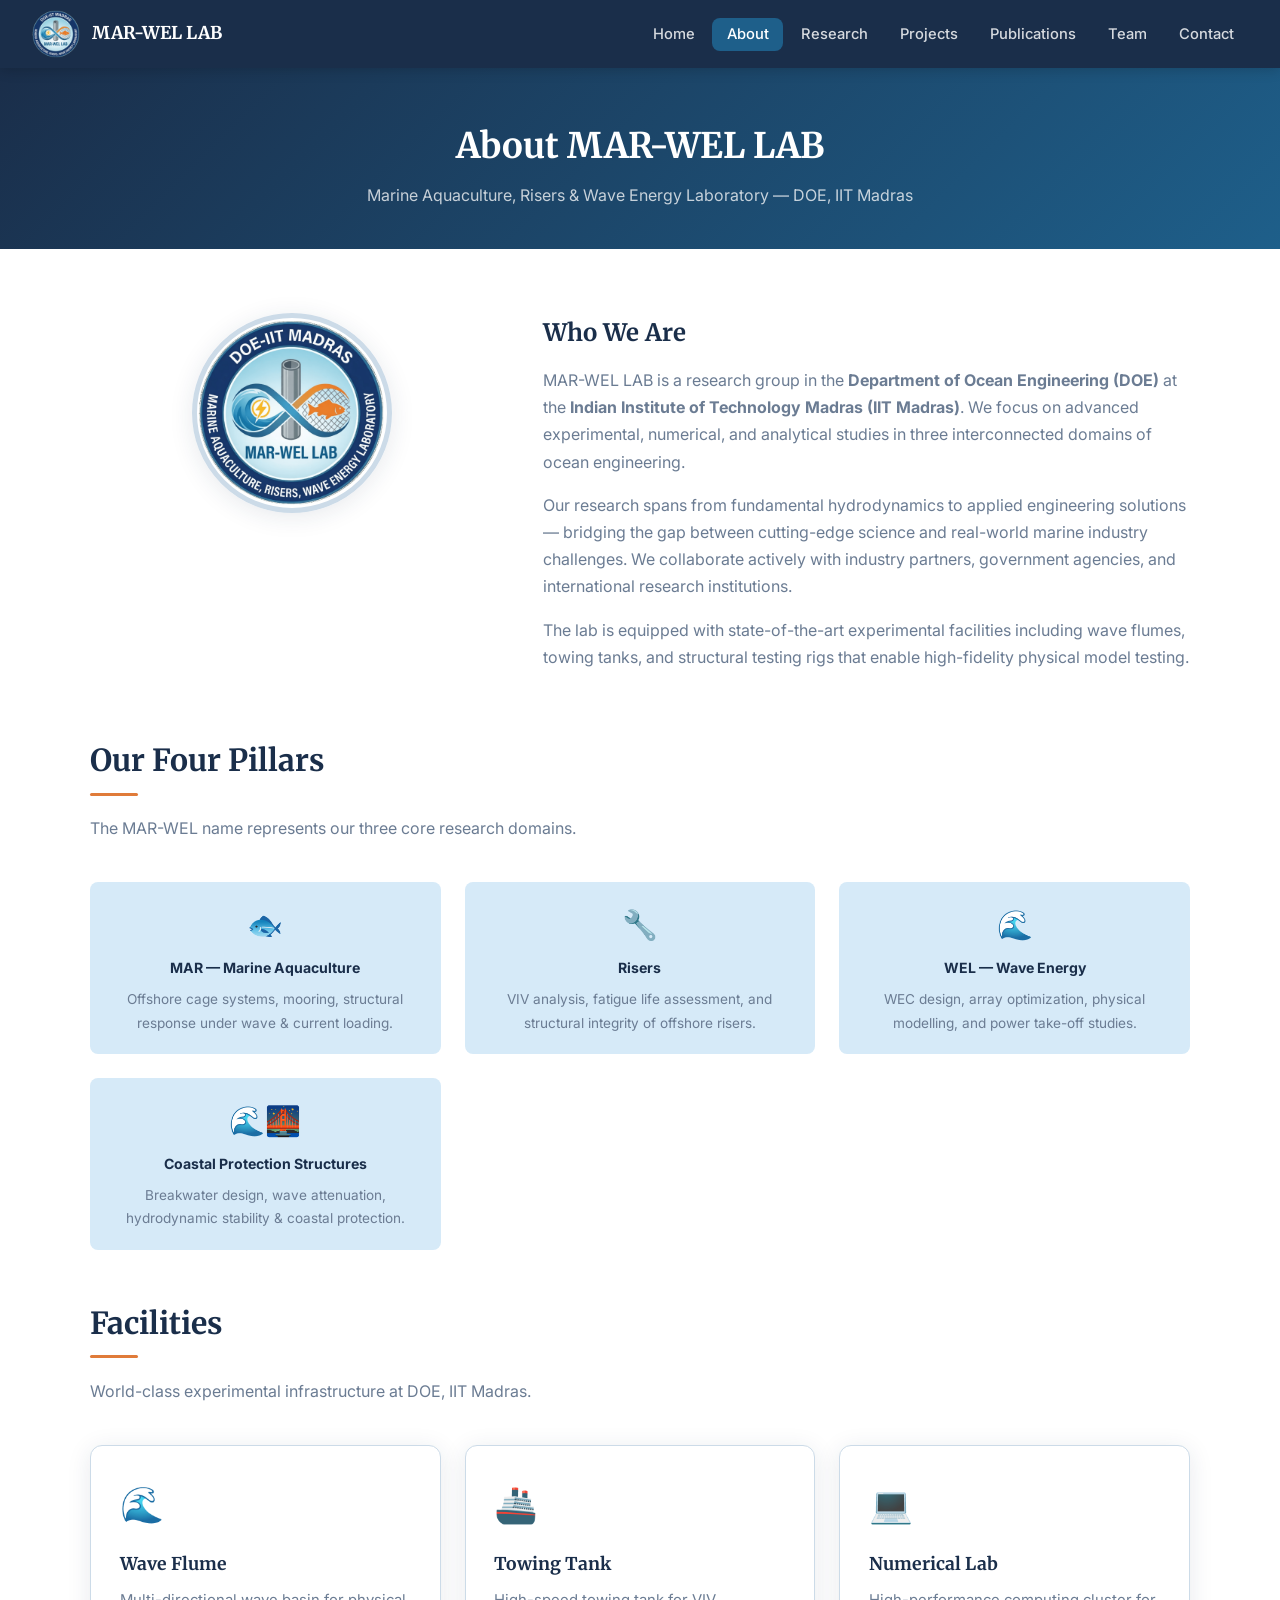
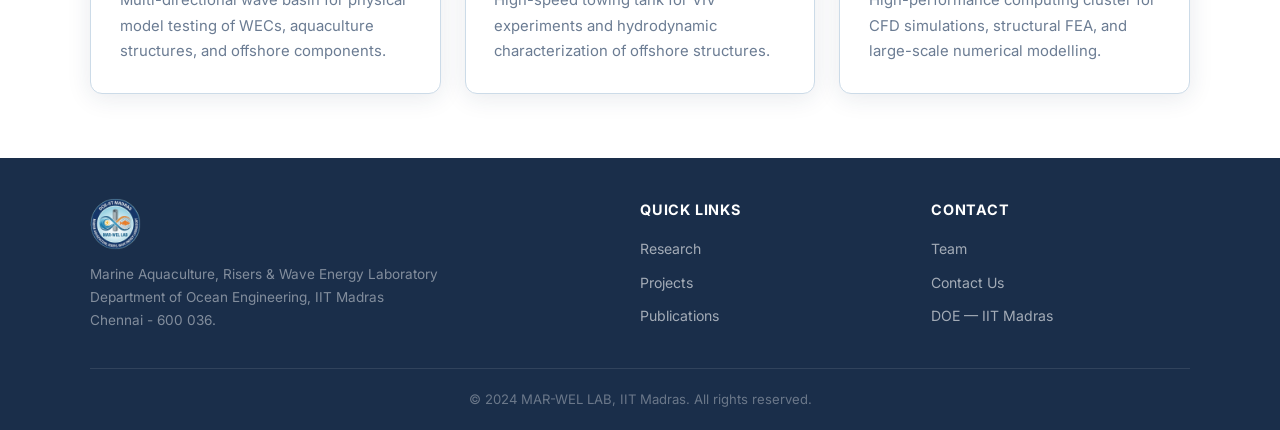
<file: about.html>
<!DOCTYPE html>
<html lang="en">
<head>
  <meta charset="UTF-8" /><meta name="viewport" content="width=device-width, initial-scale=1.0" />
  <title>About | MAR-WEL LAB</title>
  <link rel="icon" href="images/marwel_logo.png" />
  <link rel="preconnect" href="https://fonts.googleapis.com" />
  <link href="https://fonts.googleapis.com/css2?family=Merriweather:wght@400;700&family=Inter:wght@400;500;600&display=swap" rel="stylesheet" />
  <link rel="stylesheet" href="css/style.css" />
</head>
<body>
<nav class="navbar">
  <div class="navbar-brand"><img src="images/marwel_logo.png" alt="Logo" /><span>MAR-WEL LAB</span></div>
  <ul class="nav-links">
    <li><a href="index.html">Home</a></li><li><a href="about.html">About</a></li>
    <li><a href="research.html">Research</a></li><li><a href="projects.html">Projects</a></li>
    <li><a href="publications.html">Publications</a></li><li><a href="team.html">Team</a></li>
    <li><a href="contact.html">Contact</a></li>
  </ul>
  <div class="hamburger"><span></span><span></span><span></span></div>
</nav>

<div class="page-header">
  <h1>About MAR-WEL LAB</h1>
  <p>Marine Aquaculture, Risers &amp; Wave Energy Laboratory — DOE, IIT Madras</p>
</div>

<section class="section">
  <div class="container">
    <div class="about-grid">
      <div><img src="images/marwel_logo.png" alt="MAR-WEL Logo" class="about-logo" /></div>
      <div class="about-text">
        <h2>Who We Are</h2>
        <p>MAR-WEL LAB is a research group in the <strong>Department of Ocean Engineering (DOE)</strong> at the <strong>Indian Institute of Technology Madras (IIT Madras)</strong>. We focus on advanced experimental, numerical, and analytical studies in three interconnected domains of ocean engineering.</p>
        <p>Our research spans from fundamental hydrodynamics to applied engineering solutions — bridging the gap between cutting-edge science and real-world marine industry challenges. We collaborate actively with industry partners, government agencies, and international research institutions.</p>
        <p>The lab is equipped with state-of-the-art experimental facilities including wave flumes, towing tanks, and structural testing rigs that enable high-fidelity physical model testing.</p>
      </div>
    </div>

    <div style="margin-top:3rem;">
      <h2 class="section-title">Our Four Pillars</h2>
      <p class="section-intro">The MAR-WEL name represents our three core research domains.</p>
      <div class="pillars" style="grid-template-columns:repeat(3,1fr);gap:1.5rem;margin-top:1.5rem;">
        <div class="pillar">
          <div class="pillar-icon">🐟</div>
          <div class="pillar-name">MAR — Marine Aquaculture</div>
          <p style="font-size:0.85rem;color:var(--mid-gray);margin-top:0.5rem;">Offshore cage systems, mooring, structural response under wave &amp; current loading.</p>
        </div>
        <div class="pillar">
          <div class="pillar-icon">🔧</div>
          <div class="pillar-name">Risers</div>
          <p style="font-size:0.85rem;color:var(--mid-gray);margin-top:0.5rem;">VIV analysis, fatigue life assessment, and structural integrity of offshore risers.</p>
        </div>
        <div class="pillar">
          <div class="pillar-icon">🌊</div>
          <div class="pillar-name">WEL — Wave Energy</div>
          <p style="font-size:0.85rem;color:var(--mid-gray);margin-top:0.5rem;">WEC design, array optimization, physical modelling, and power take-off studies.</p>
        </div>
        <div class="pillar">
          <div class="pillar-icon">🌊🌉</div>
          <div class="pillar-name">Coastal Protection Structures</div>
          <p style="font-size:0.85rem;color:var(--mid-gray);margin-top:0.5rem;">Breakwater design, wave attenuation, hydrodynamic stability &amp; coastal protection.</p>
        </div>
      </div>
    </div>

    <div style="margin-top:3rem;">
      <h2 class="section-title">Facilities</h2>
      <p class="section-intro">World-class experimental infrastructure at DOE, IIT Madras.</p>
      <div class="cards">
        <div class="card"><div class="card-icon">🌊</div><h3>Wave Flume</h3><p>Multi-directional wave basin for physical model testing of WECs, aquaculture structures, and offshore components.</p></div>
        <div class="card"><div class="card-icon">🚢</div><h3>Towing Tank</h3><p>High-speed towing tank for VIV experiments and hydrodynamic characterization of offshore structures.</p></div>
        <div class="card"><div class="card-icon">💻</div><h3>Numerical Lab</h3><p>High-performance computing cluster for CFD simulations, structural FEA, and large-scale numerical modelling.</p></div>
      </div>
    </div>
  </div>
</section>

<footer>
  <div class="footer-inner">
    <div class="footer-brand"><img src="images/marwel_logo.png" alt="Logo" /><p>Marine Aquaculture, Risers &amp; Wave Energy Laboratory<br />Department of Ocean Engineering, IIT Madras<br />Chennai - 600 036.</p></div>
    <div class="footer-col"><h4>Quick Links</h4><ul><li><a href="research.html">Research</a></li><li><a href="projects.html">Projects</a></li><li><a href="publications.html">Publications</a></li></ul></div>
    <div class="footer-col"><h4>Contact</h4><ul><li><a href="team.html">Team</a></li><li><a href="contact.html">Contact Us</a></li><li><a href="https://doe.iitm.ac.in" target="_blank">DOE — IIT Madras</a></li></ul></div>
  </div>
  <div class="footer-bottom">© 2024 MAR-WEL LAB, IIT Madras. All rights reserved.</div>
</footer>
<script src="css/js/script.js"></script>
</body>
</html>
</file>
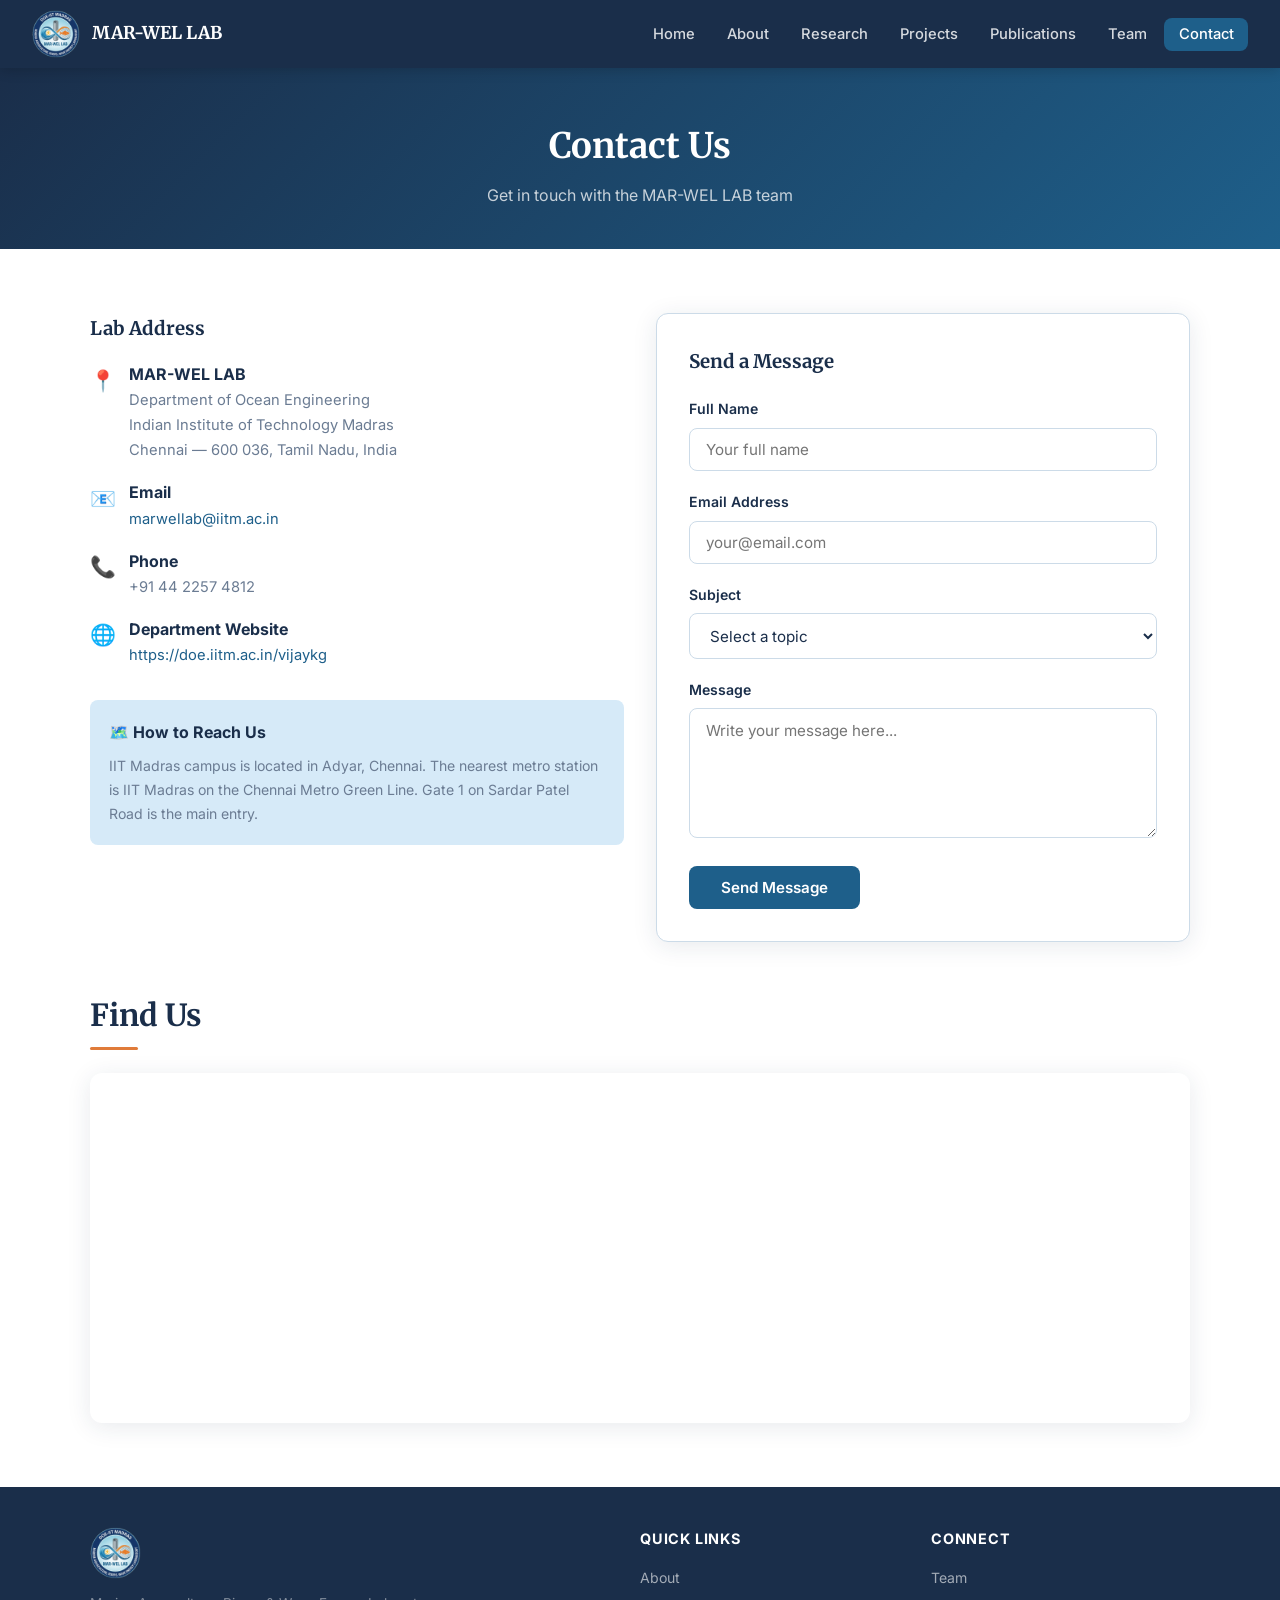
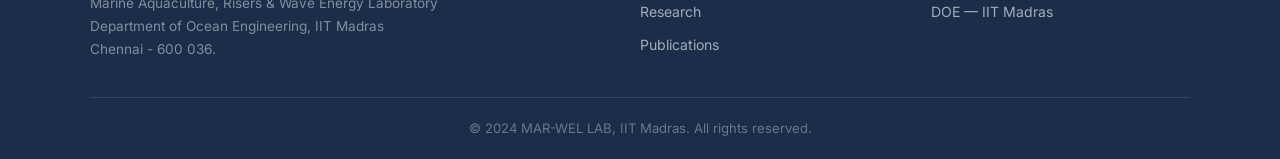
<file: contact.html>
<!DOCTYPE html>
<html lang="en">
<head>
  <meta charset="UTF-8" /><meta name="viewport" content="width=device-width, initial-scale=1.0" />
  <title>Contact | MAR-WEL LAB</title>
  <link rel="icon" href="images/marwel_logo.png" />
  <link rel="preconnect" href="https://fonts.googleapis.com" />
  <link href="https://fonts.googleapis.com/css2?family=Merriweather:wght@400;700&family=Inter:wght@400;500;600&display=swap" rel="stylesheet" />
  <link rel="stylesheet" href="css/style.css" />
</head>
<body>
<nav class="navbar">
  <div class="navbar-brand"><img src="images/marwel_logo.png" alt="Logo" /><span>MAR-WEL LAB</span></div>
  <ul class="nav-links">
    <li><a href="index.html">Home</a></li><li><a href="about.html">About</a></li>
    <li><a href="research.html">Research</a></li><li><a href="projects.html">Projects</a></li>
    <li><a href="publications.html">Publications</a></li><li><a href="team.html">Team</a></li>
    <li><a href="contact.html">Contact</a></li>
  </ul>
  <div class="hamburger"><span></span><span></span><span></span></div>
</nav>

<div class="page-header">
  <h1>Contact Us</h1>
  <p>Get in touch with the MAR-WEL LAB team</p>
</div>

<section class="section">
  <div class="container">
    <div class="contact-grid">
      <div class="contact-info">
        <h3>Lab Address</h3>
        <div class="contact-item">
          <div class="contact-icon">📍</div>
          <div class="contact-text">
            <strong>MAR-WEL LAB</strong>
            <p>Department of Ocean Engineering<br />Indian Institute of Technology Madras<br />Chennai — 600 036, Tamil Nadu, India</p>
          </div>
        </div>
        <div class="contact-item">
          <div class="contact-icon">📧</div>
          <div class="contact-text">
            <strong>Email</strong>
            <p><a href="mailto:marwellab@iitm.ac.in">marwellab@iitm.ac.in</a></p>
          </div>
        </div>
        <div class="contact-item">
          <div class="contact-icon">📞</div>
          <div class="contact-text">
            <strong>Phone</strong>
            <p>+91 44 2257  4812</p>
          </div>
        </div>
        <div class="contact-item">
          <div class="contact-icon">🌐</div>
          <div class="contact-text">
            <strong>Department Website</strong>
            <p><a href="https://doe.iitm.ac.in/vijaykg" target="_blank">https://doe.iitm.ac.in/vijaykg</a></p>
          </div>
        </div>

        <div style="margin-top:2rem;background:var(--aqua);border-radius:var(--radius);padding:1.2rem;">
          <h4 style="color:var(--navy);margin-bottom:0.5rem;">🗺️ How to Reach Us</h4>
          <p style="font-size:0.88rem;color:var(--mid-gray);">IIT Madras campus is located in Adyar, Chennai. The nearest metro station is IIT Madras on the Chennai Metro Green Line. Gate 1 on Sardar Patel Road is the main entry.</p>
        </div>
      </div>

      <div class="contact-form">
        <h3 style="font-family:var(--font-head);color:var(--navy);margin-bottom:1.2rem;">Send a Message</h3>
        <form id="contactForm"action="https://formspree.io/f/xjgnzqaa" method="POST">
          <div class="form-group">
            <label for="name">Full Name</label>
            <input type="text" id="name" name="name" placeholder="Your full name" required />
          </div>
          <div class="form-group">
            <label for="email">Email Address</label>
            <input type="email" id="email" name="email" placeholder="your@email.com" required />
          </div>
          <div class="form-group">
            <label for="subject">Subject</label>
            <select id="subject" name="subject">
              <option value="">Select a topic</option>
              <option>Research Collaboration</option>
              <option>PhD / M.Tech Admissions</option>
              <option>Project Enquiry</option>
              <option>General Enquiry</option>
            </select>
          </div>
          <div class="form-group">
            <label for="message">Message</label>
            <textarea id="message" name="message" placeholder="Write your message here..." required></textarea>
          </div>
          <button type="submit" class="btn">Send Message</button>
        </form>
      </div>
    </div>

    <!-- Map embed placeholder -->
    <div style="margin-top:3rem;">
      <h2 class="section-title">Find Us</h2>
      <div style="border-radius:12px;overflow:hidden;box-shadow:var(--shadow);margin-top:1rem;">
        <iframe
          src="https://www.google.com/maps/embed?pb=!1m18!1m12!1m3!1d3887.1!2d80.2341!3d12.9916!2m3!1f0!2f0!3f0!3m2!1i1024!2i768!4f13.1!3m3!1m2!1s0x3a525d2e6b1cfb8d%3A0xe3e13bdb03fdeff8!2sIIT%20Madras!5e0!3m2!1sen!2sin!4v1"
          width="100%" height="350" style="border:0;display:block;"
          allowfullscreen="" loading="lazy">
        </iframe>
      </div>
    </div>
  </div>
</section>

<footer>
  <div class="footer-inner">
    <div class="footer-brand"><img src="images/marwel_logo.png" alt="Logo" /><p>Marine Aquaculture, Risers &amp; Wave Energy Laboratory<br />Department of Ocean Engineering, IIT Madras<br />Chennai - 600 036.</p></div>
    <div class="footer-col"><h4>Quick Links</h4><ul><li><a href="about.html">About</a></li><li><a href="research.html">Research</a></li><li><a href="publications.html">Publications</a></li></ul></div>
    <div class="footer-col"><h4>Connect</h4><ul><li><a href="team.html">Team</a></li><li><a href="https://doe.iitm.ac.in" target="_blank">DOE — IIT Madras</a></li></ul></div>
  </div>
  <div class="footer-bottom">© 2024 MAR-WEL LAB, IIT Madras. All rights reserved.</div>
</footer>
<script src="css/js/script.js"></script>
</body>
</html>
</file>
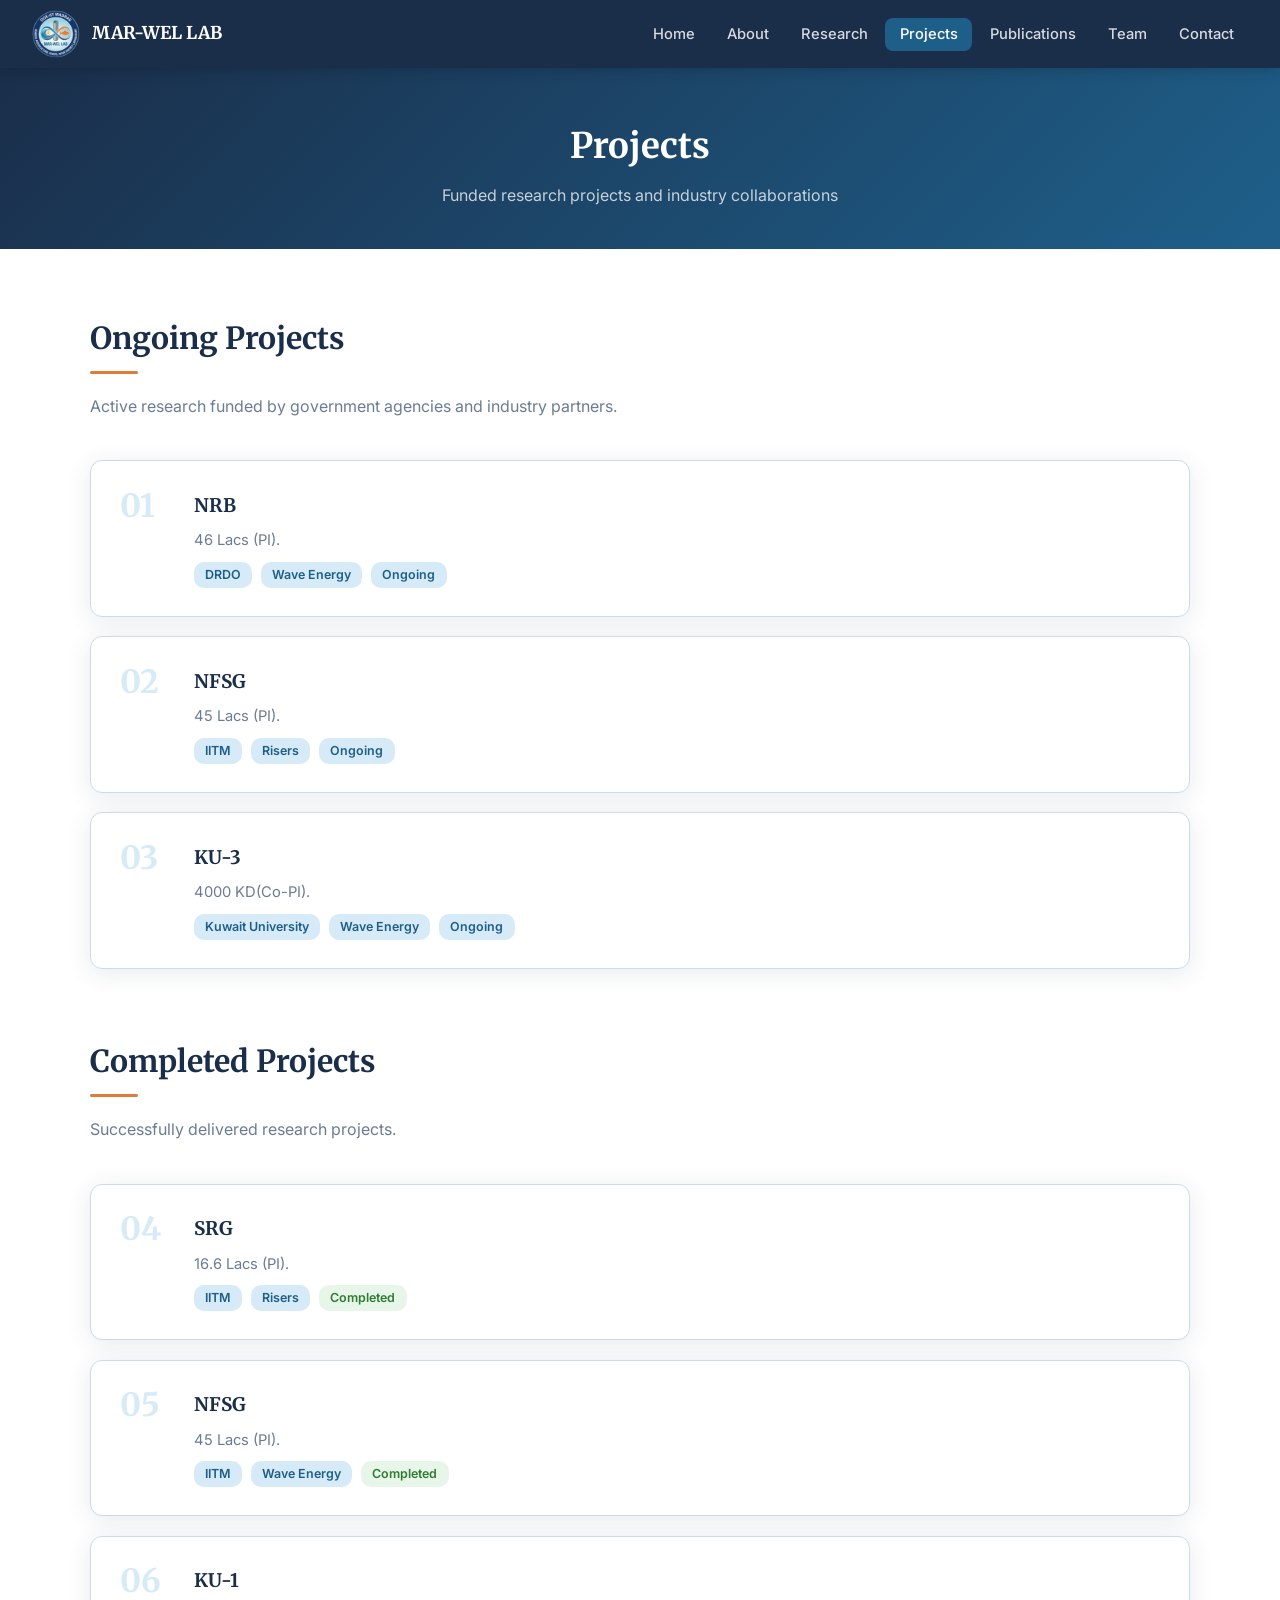
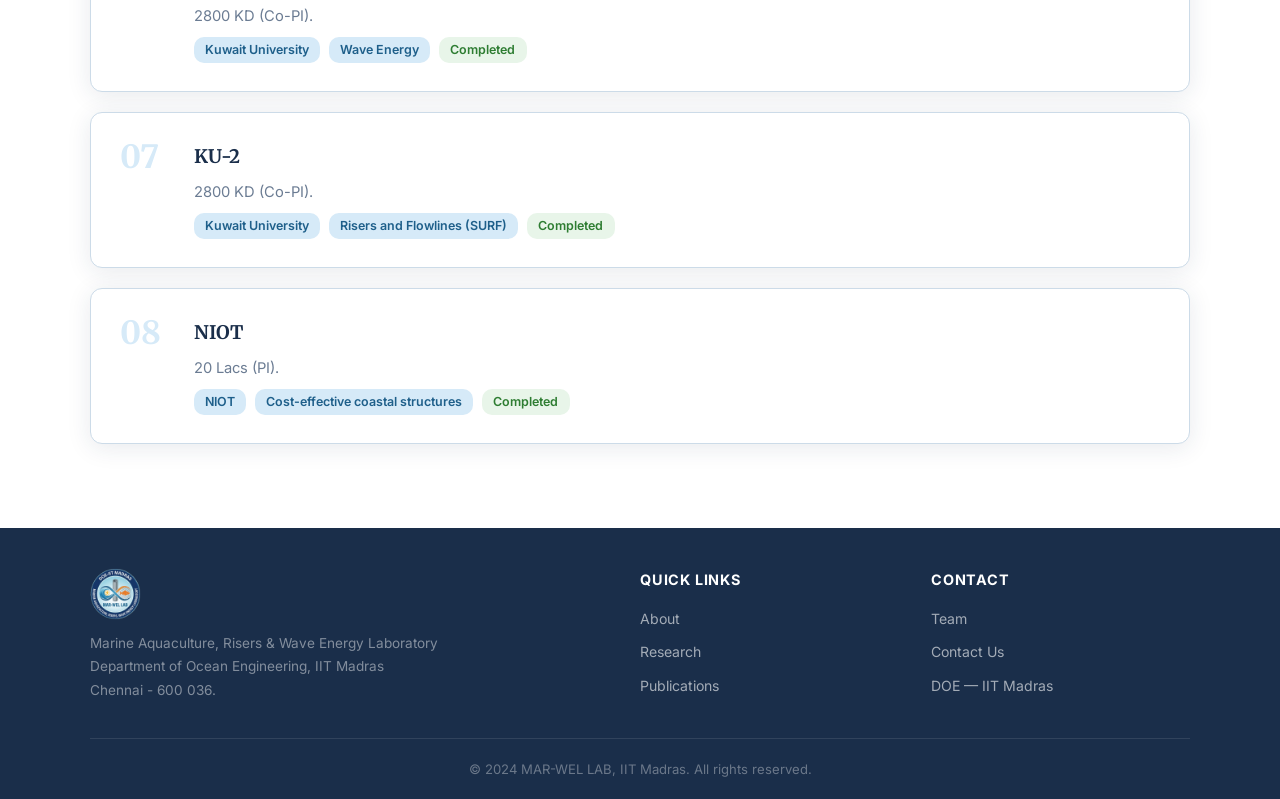
<file: projects.html>
<!DOCTYPE html>
<html lang="en">
<head>
  <meta charset="UTF-8" /><meta name="viewport" content="width=device-width, initial-scale=1.0" />
  <title>Projects | MAR-WEL LAB</title>
  <link rel="icon" href="images/marwel_logo.png" />
  <link rel="preconnect" href="https://fonts.googleapis.com" />
  <link href="https://fonts.googleapis.com/css2?family=Merriweather:wght@400;700&family=Inter:wght@400;500;600&display=swap" rel="stylesheet" />
  <link rel="stylesheet" href="css/style.css" />
</head>
<body>
<nav class="navbar">
  <div class="navbar-brand"><img src="images/marwel_logo.png" alt="Logo" /><span>MAR-WEL LAB</span></div>
  <ul class="nav-links">
    <li><a href="index.html">Home</a></li><li><a href="about.html">About</a></li>
    <li><a href="research.html">Research</a></li><li><a href="projects.html">Projects</a></li>
    <li><a href="publications.html">Publications</a></li><li><a href="team.html">Team</a></li>
    <li><a href="contact.html">Contact</a></li>
  </ul>
  <div class="hamburger"><span></span><span></span><span></span></div>
</nav>

<div class="page-header">
  <h1>Projects</h1>
  <p>Funded research projects and industry collaborations</p>
</div>

<section class="section">
  <div class="container">
    <h2 class="section-title">Ongoing Projects</h2>
    <p class="section-intro">Active research funded by government agencies and industry partners.</p>

    <div class="project-card">
      <div class="project-num">01</div>
      <div class="project-body">
        <h3>NRB</h3>
        <p> 46 Lacs (PI).</p>
        <span class="project-tag">DRDO</span>
        <span class="project-tag">Wave Energy</span>
        <span class="project-tag">Ongoing</span>
      </div>
    </div>

    <div class="project-card">
      <div class="project-num">02</div>
      <div class="project-body">
        <h3>NFSG</h3>
        <p> 45 Lacs (PI).</p>
        <span class="project-tag">IITM</span>
        <span class="project-tag">Risers</span>
        <span class="project-tag">Ongoing</span>
      </div>
    </div>

    <div class="project-card">
      <div class="project-num">03</div>
      <div class="project-body">
        <h3>KU-3</h3>
        <p> 4000 KD(Co-PI).</p>
        <span class="project-tag">Kuwait University</span>
        <span class="project-tag">Wave Energy</span>
        <span class="project-tag">Ongoing</span>
      </div>
    </div>

    <h2 class="section-title" style="margin-top:3rem;">Completed Projects</h2>
    <p class="section-intro">Successfully delivered research projects.</p>

    <div class="project-card">
      <div class="project-num">04</div>
      <div class="project-body">
        <h3>SRG</h3>
        <p> 16.6 Lacs (PI).</p>
        <span class="project-tag">IITM</span>
        <span class="project-tag">Risers</span>
        <span class="project-tag" style="background:#e8f5e9;color:#2e7d32;">Completed</span>
      </div>
    </div>

    <div class="project-card">
      <div class="project-num">05</div>
      <div class="project-body">
        <h3>NFSG</h3>
        <p> 45 Lacs (PI).</p>
        <span class="project-tag">IITM</span>
        <span class="project-tag">Wave Energy</span>
        <span class="project-tag" style="background:#e8f5e9;color:#2e7d32;">Completed</span>
      </div>
    </div>

  <div class="project-card">
      <div class="project-num">06</div>
      <div class="project-body">
        <h3>KU-1</h3>
        <p> 2800 KD (Co-PI).</p>
        <span class="project-tag">Kuwait University</span>
        <span class="project-tag">Wave Energy</span>
        <span class="project-tag" style="background:#e8f5e9;color:#2e7d32;">Completed</span>
      </div>
    </div>
  
<div class="project-card">
      <div class="project-num">07</div>
      <div class="project-body">
        <h3>KU-2</h3>
        <p> 2800 KD (Co-PI).</p>
        <span class="project-tag">Kuwait University</span>
        <span class="project-tag">Risers and Flowlines (SURF)</span>
        <span class="project-tag" style="background:#e8f5e9;color:#2e7d32;">Completed</span>
      </div>
    </div>
  
  <div class="project-card">
      <div class="project-num">08</div>
      <div class="project-body">
        <h3>NIOT</h3>
        <p> 20 Lacs (PI).</p>
        <span class="project-tag">NIOT</span>
        <span class="project-tag">Cost-effective coastal structures</span>
        <span class="project-tag" style="background:#e8f5e9;color:#2e7d32;">Completed</span>
      </div>
    </div>
  </div>
  
  
</section>

<footer>
  <div class="footer-inner">
    <div class="footer-brand"><img src="images/marwel_logo.png" alt="Logo" /><p>Marine Aquaculture, Risers &amp; Wave Energy Laboratory<br />Department of Ocean Engineering, IIT Madras<br />Chennai - 600 036.</p></div>
    <div class="footer-col"><h4>Quick Links</h4><ul><li><a href="about.html">About</a></li><li><a href="research.html">Research</a></li><li><a href="publications.html">Publications</a></li></ul></div>
    <div class="footer-col"><h4>Contact</h4><ul><li><a href="team.html">Team</a></li><li><a href="contact.html">Contact Us</a></li><li><a href="https://doe.iitm.ac.in" target="_blank">DOE — IIT Madras</a></li></ul></div>
  </div>
  <div class="footer-bottom">© 2024 MAR-WEL LAB, IIT Madras. All rights reserved.</div>
</footer>
<script src="css/js/script.js"></script>
</body>
</html>
</file>
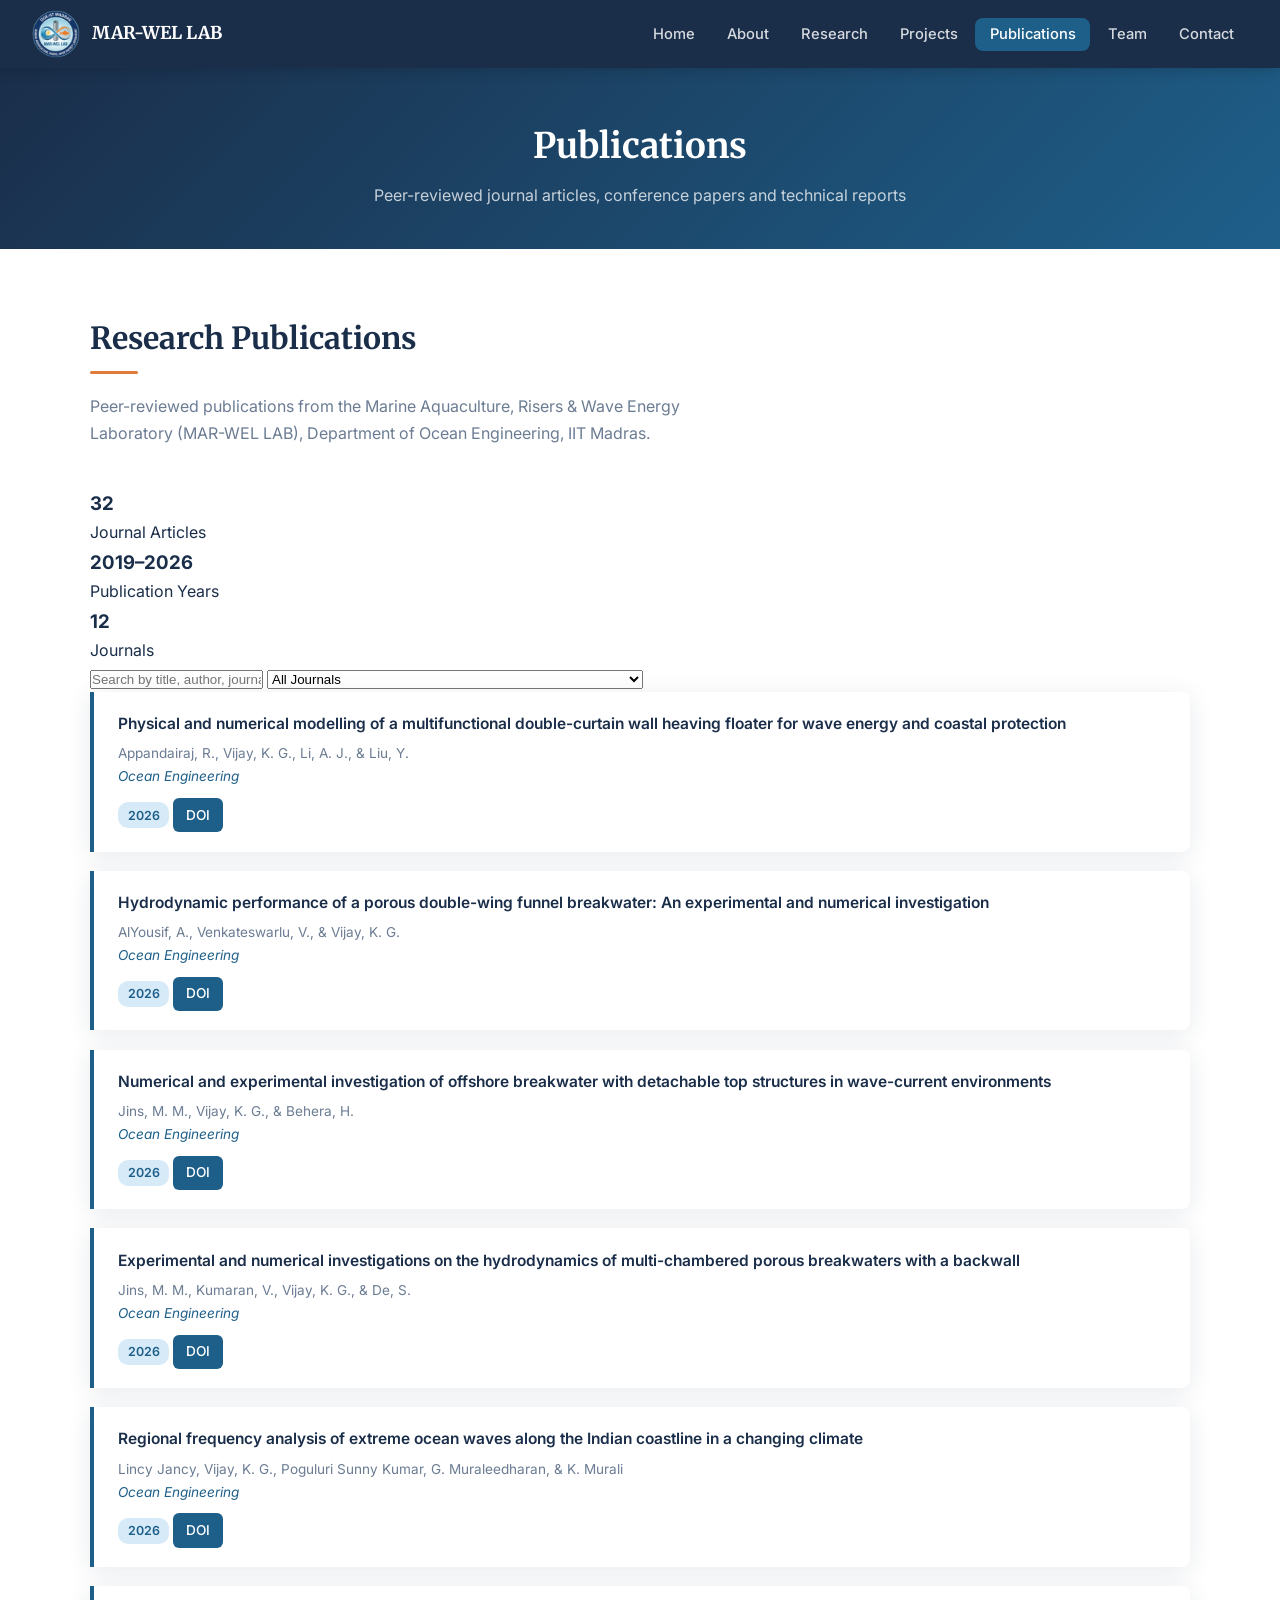
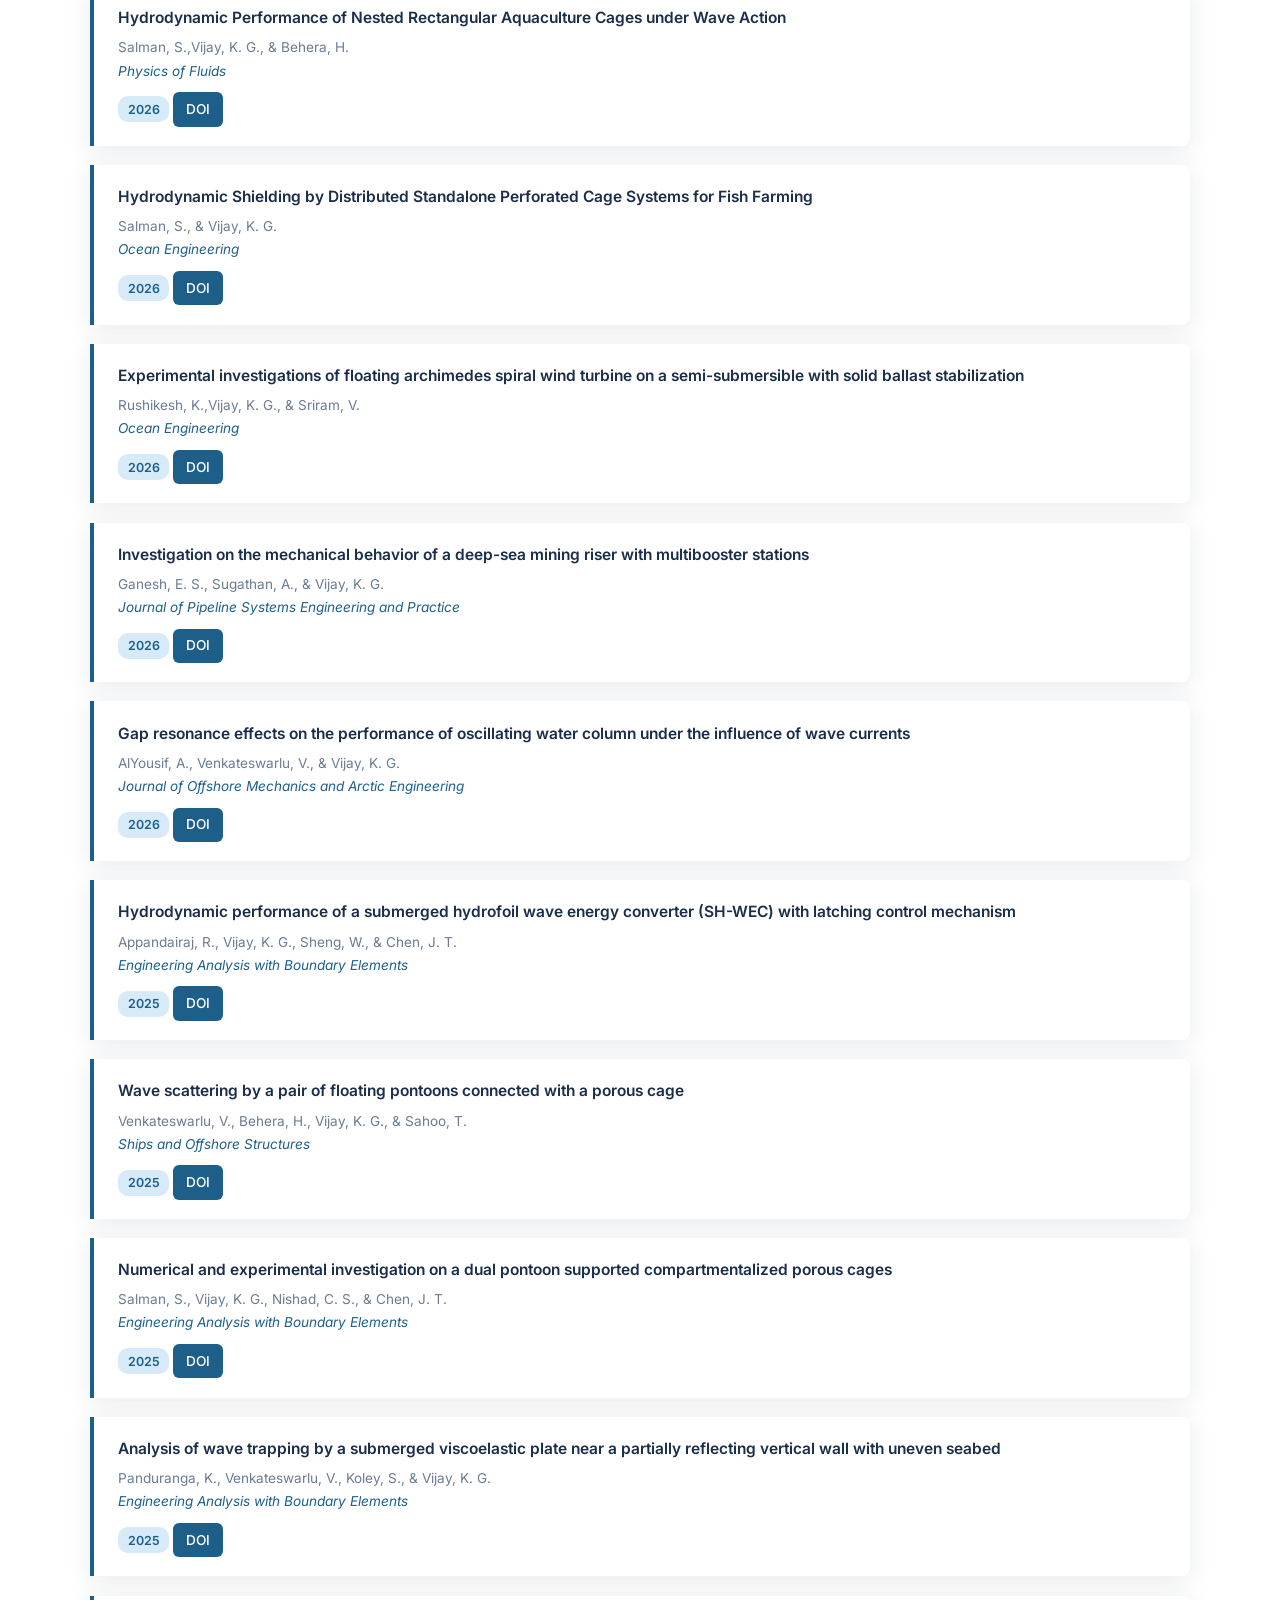
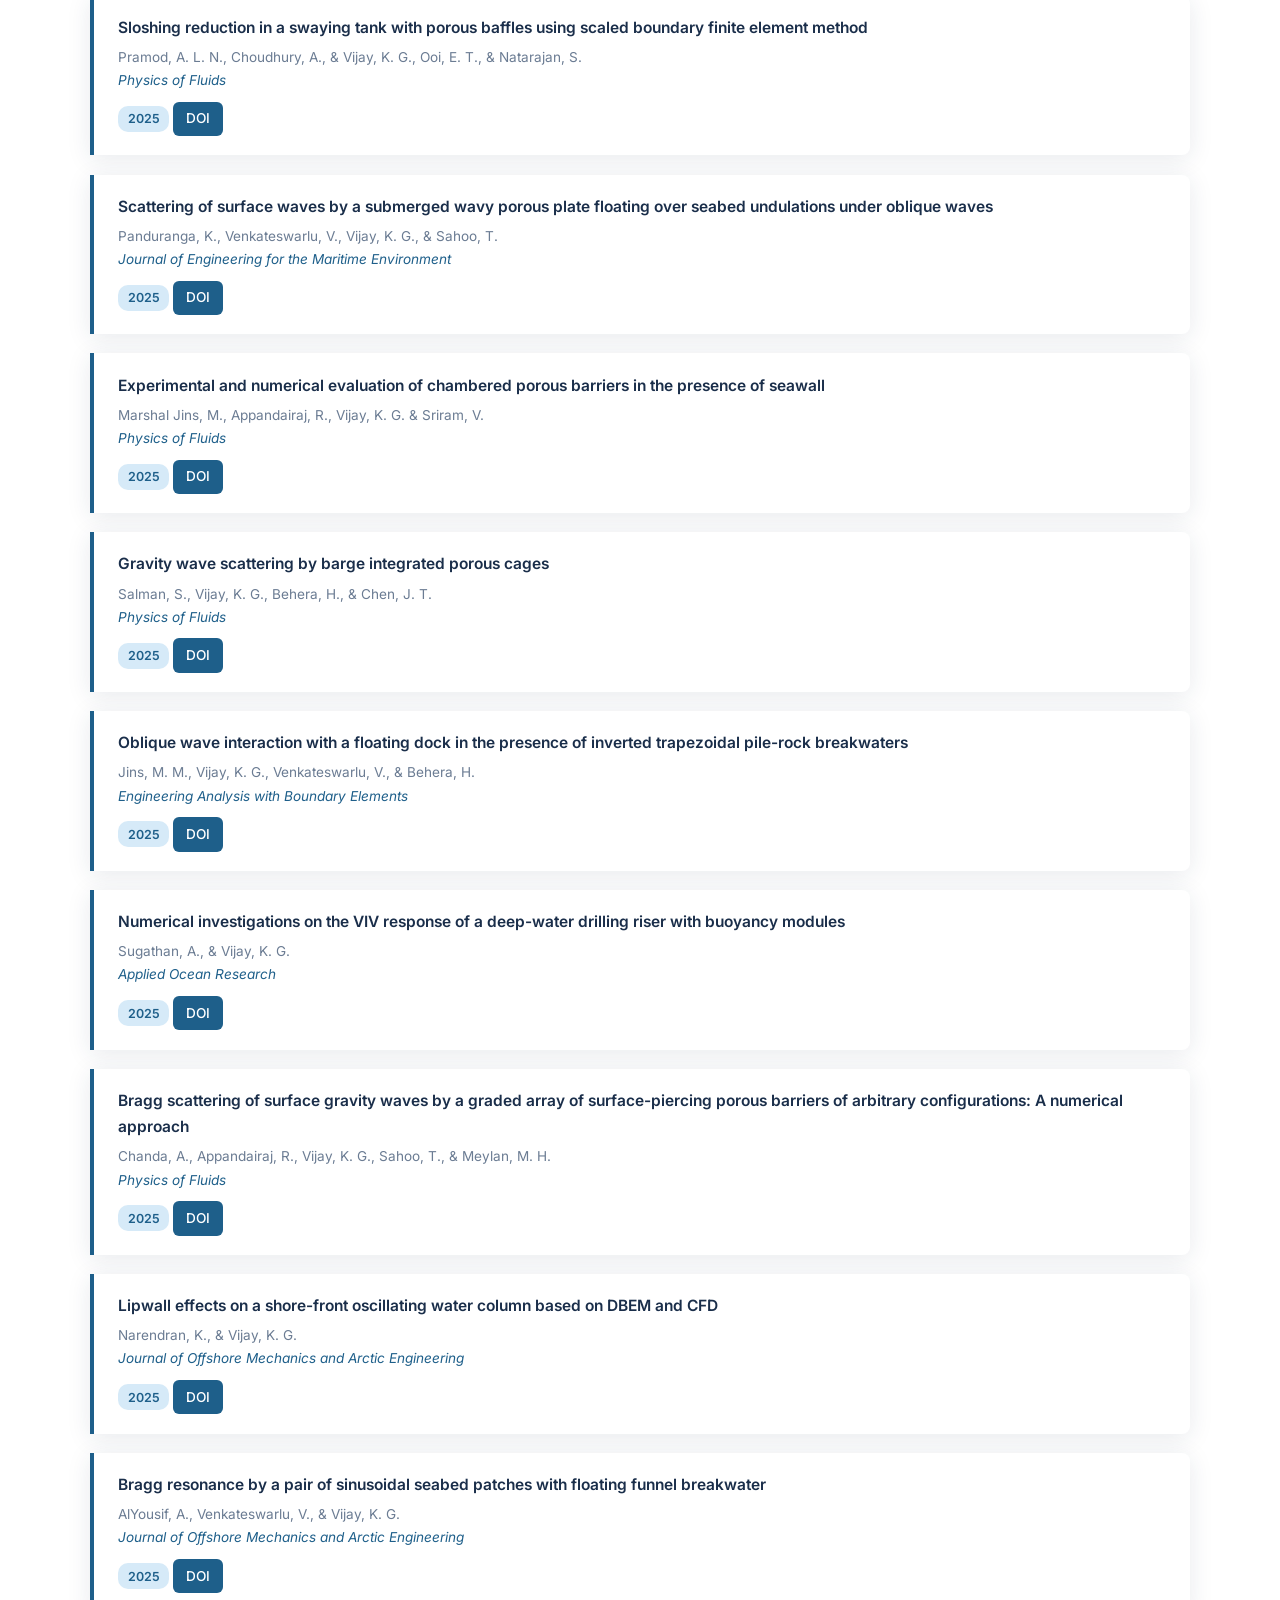
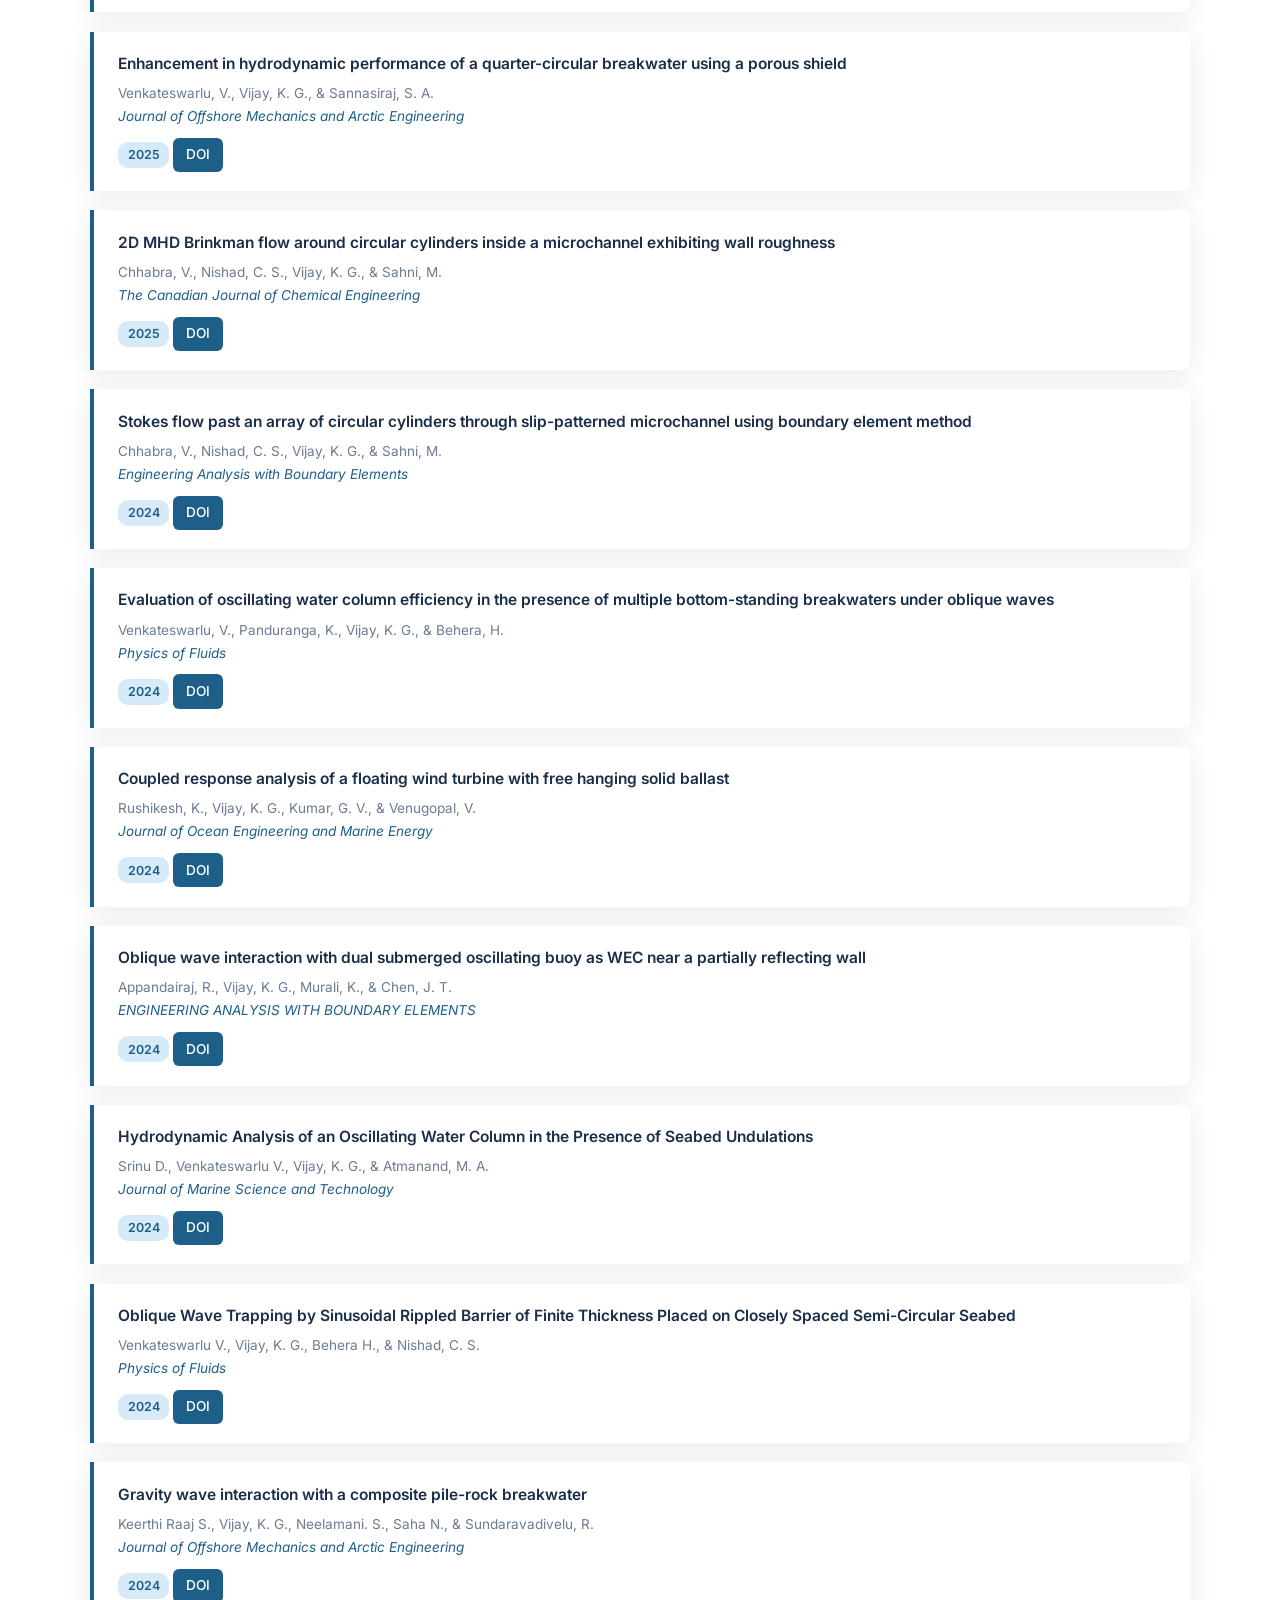
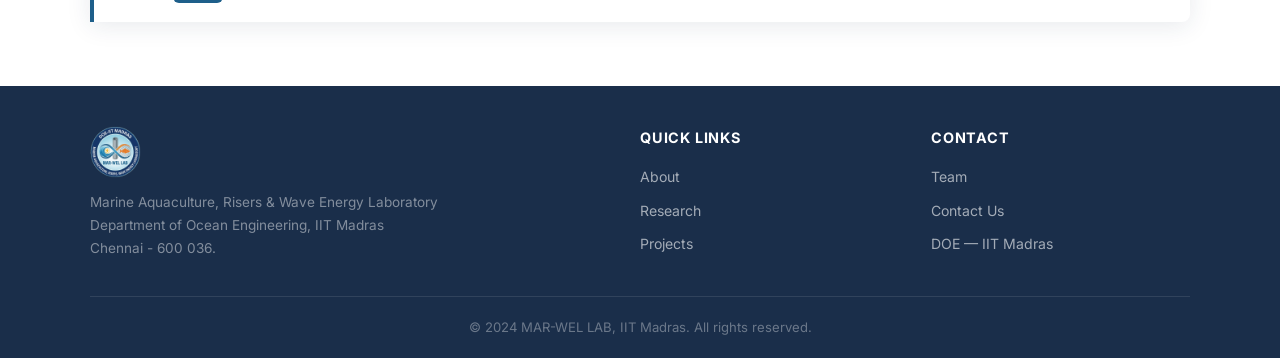
<file: publications.html>
<!DOCTYPE html>
<html lang="en">

<head>

<meta charset="UTF-8" />
<meta name="viewport" content="width=device-width, initial-scale=1.0" />

<title>Publications | MAR-WEL LAB</title>

<link rel="icon" href="images/marwel_logo.png" />

<link rel="preconnect" href="https://fonts.googleapis.com">

<link href="https://fonts.googleapis.com/css2?family=Merriweather:wght@400;700&family=Inter:wght@400;500;600&display=swap" rel="stylesheet">

<link rel="stylesheet" href="css/style.css" />

</head>


<body>



<!-- ================= NAVBAR ================= -->


<nav class="navbar">


<div class="navbar-brand">

<img src="images/marwel_logo.png" alt="MAR-WEL Logo">

<span>
MAR-WEL LAB
</span>

</div>



<ul class="nav-links">

<li><a href="index.html">Home</a></li>

<li><a href="about.html">About</a></li>

<li><a href="research.html">Research</a></li>

<li><a href="projects.html">Projects</a></li>

<li><a href="publications.html">Publications</a></li>

<li><a href="team.html">Team</a></li>

<li><a href="contact.html">Contact</a></li>

</ul>



<div class="hamburger">

<span></span>
<span></span>
<span></span>

</div>


</nav>





<!-- ================= PAGE HEADER ================= -->


<div class="page-header">

<h1>
Publications
</h1>


<p>
Peer-reviewed journal articles, conference papers and technical reports
</p>


</div>







<!-- ================= PUBLICATION SECTION ================= -->


<section class="section">
  <div class="container">
    
    <div class="publication-header">
      <h2 class="section-title">Research Publications</h2>
      <p class="section-intro">
        Peer-reviewed publications from the Marine Aquaculture, Risers & Wave Energy Laboratory (MAR-WEL LAB), Department of Ocean Engineering, IIT Madras.
      </p>





<!-- Statistics Cards -->


<div class="publication-stats">
        <div class="stat-card">
          <h3 id="paperCount">0</h3>
          <span>Journal Articles</span>
        </div>
        <div class="stat-card">
          <h3>2019–2026</h3>
          <span>Publication Years</span>
        </div>
        <div class="stat-card">
          <h3 id="journalCount">0</h3>
          <span>Journals</span>
        </div>
      </div>
    </div>



    
<!-- SEARCH TOOLBAR -->


<div class="publication-toolbar">
  <input
    type="text"
    id="searchPublication"
    placeholder="Search by title, author, journal or year..."
  />

  <select id="journalFilter">
    <option value="all">All Journals</option>
  </select>
</div>

<div id="publicationContainer" class="pub-list"></div>








<!-- PUBLICATION LIST GENERATED FROM JSON -->


<div id="publicationContainer" class="pub-list">


</div>





</div>


</section>








<!-- ================= FOOTER ================= -->


<footer>


<div class="footer-inner">



<div class="footer-brand">


<img src="images/marwel_logo.png" alt="MAR-WEL Logo">


<p>

Marine Aquaculture, Risers &amp; Wave Energy Laboratory<br>

Department of Ocean Engineering, IIT Madras<br>

Chennai - 600 036.

</p>


</div>







<div class="footer-col">


<h4>
Quick Links
</h4>


<ul>


<li>
<a href="about.html">
About
</a>
</li>


<li>
<a href="research.html">
Research
</a>
</li>


<li>
<a href="projects.html">
Projects
</a>
</li>


</ul>


</div>







<div class="footer-col">


<h4>
Contact
</h4>


<ul>


<li>
<a href="team.html">
Team
</a>
</li>


<li>
<a href="contact.html">
Contact Us
</a>
</li>


<li>

<a href="https://doe.iitm.ac.in" target="_blank">

DOE — IIT Madras

</a>

</li>


</ul>


</div>





</div>






<div class="footer-bottom">

© 2024 MAR-WEL LAB, IIT Madras. All rights reserved.

</div>



</footer>








<!-- JAVASCRIPT -->


<script src="css/js/script.js"></script>

<script src="css/js/publications.js"></script>



</body>

</html>
</file>
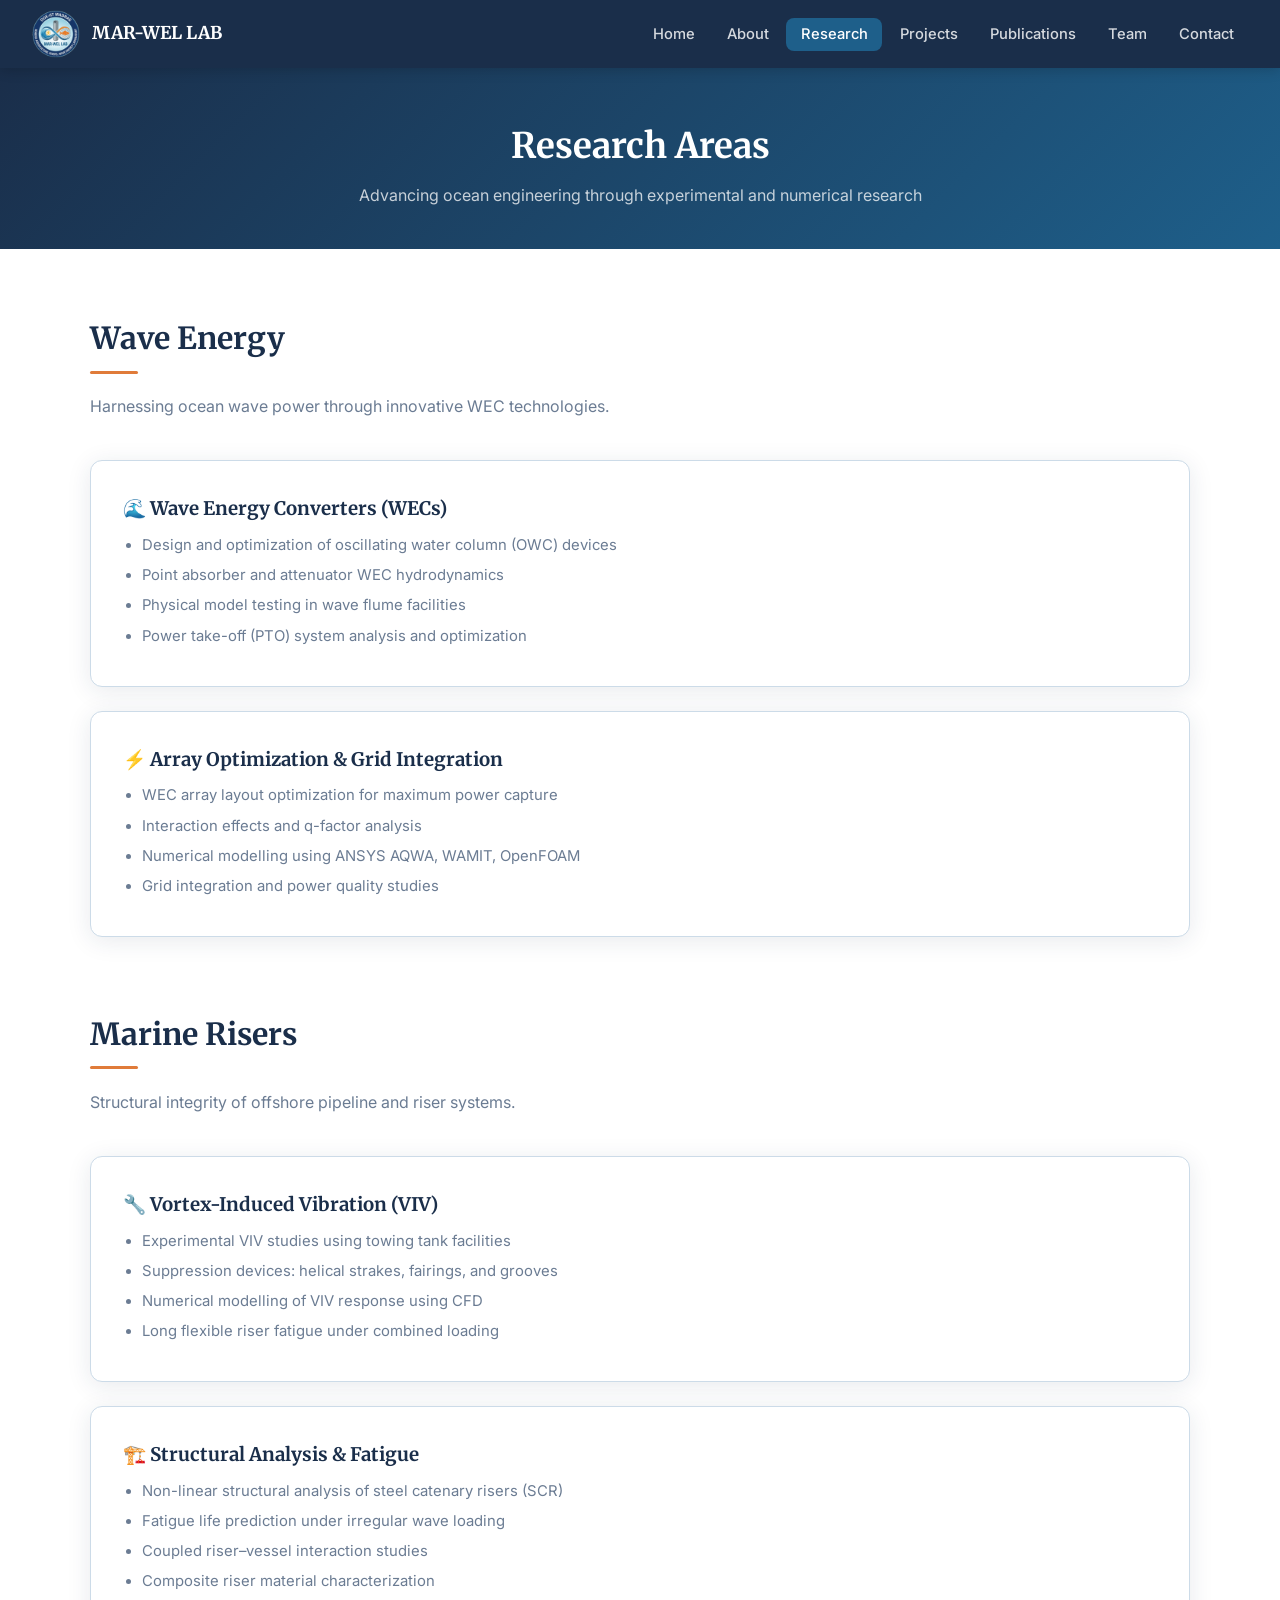
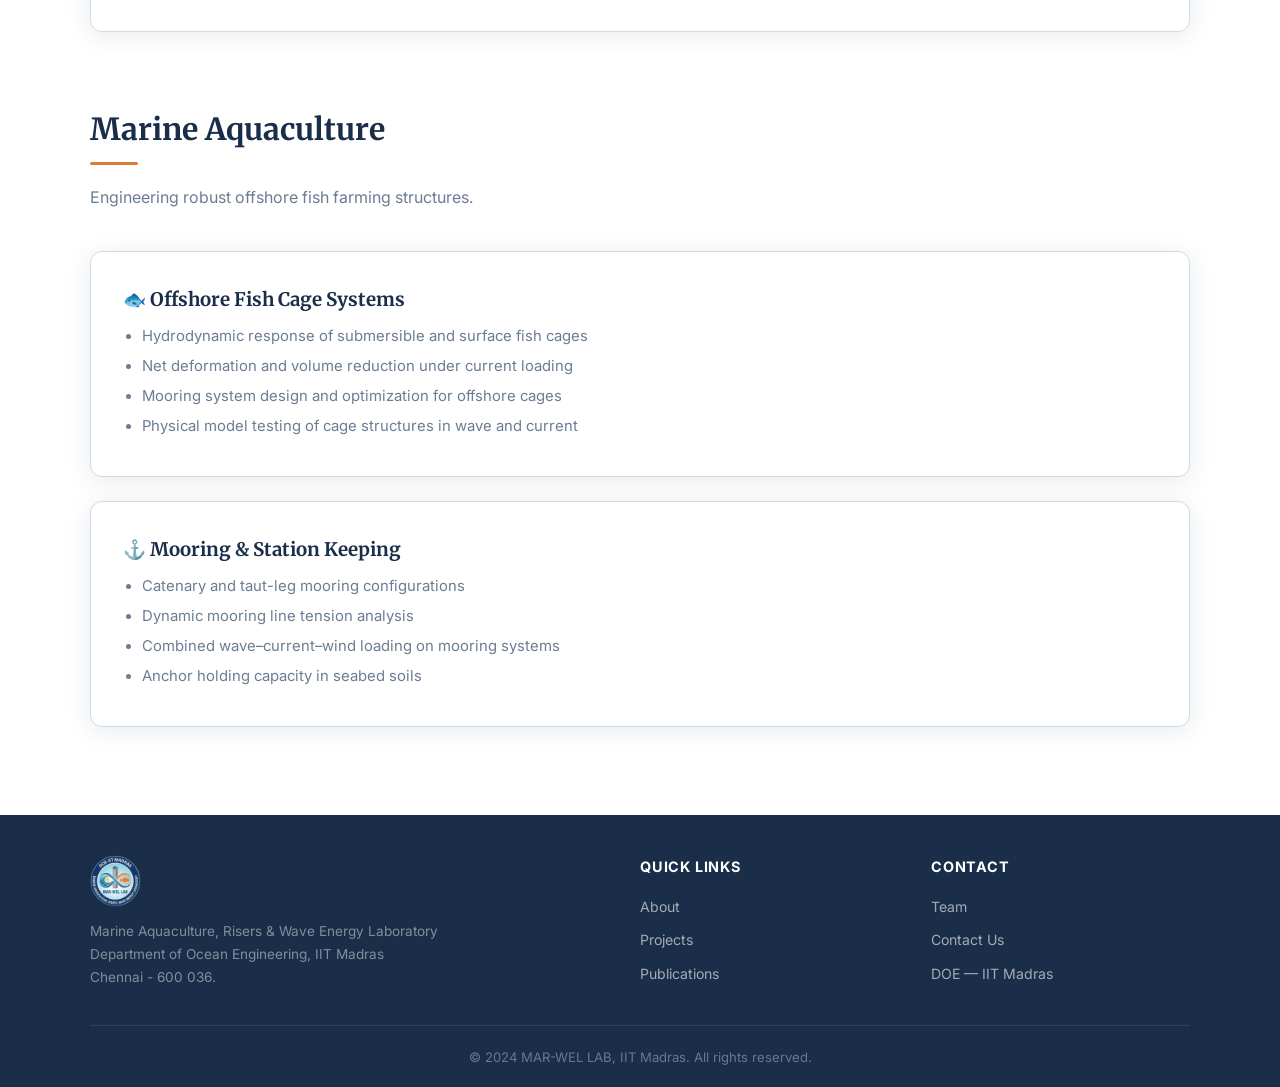
<file: research.html>
<!DOCTYPE html>
<html lang="en">
<head>
  <meta charset="UTF-8" /><meta name="viewport" content="width=device-width, initial-scale=1.0" />
  <title>Research | MAR-WEL LAB</title>
  <link rel="icon" href="images/marwel_logo.png" />
  <link rel="preconnect" href="https://fonts.googleapis.com" />
  <link href="https://fonts.googleapis.com/css2?family=Merriweather:wght@400;700&family=Inter:wght@400;500;600&display=swap" rel="stylesheet" />
  <link rel="stylesheet" href="css/style.css" />
</head>
<body>
<nav class="navbar">
  <div class="navbar-brand"><img src="images/marwel_logo.png" alt="Logo" /><span>MAR-WEL LAB</span></div>
  <ul class="nav-links">
    <li><a href="index.html">Home</a></li><li><a href="about.html">About</a></li>
    <li><a href="research.html">Research</a></li><li><a href="projects.html">Projects</a></li>
    <li><a href="publications.html">Publications</a></li><li><a href="team.html">Team</a></li>
    <li><a href="contact.html">Contact</a></li>
  </ul>
  <div class="hamburger"><span></span><span></span><span></span></div>
</nav>

<div class="page-header">
  <h1>Research Areas</h1>
  <p>Advancing ocean engineering through experimental and numerical research</p>
</div>

<section class="section">
  <div class="container">
    <h2 class="section-title">Wave Energy</h2>
    <p class="section-intro">Harnessing ocean wave power through innovative WEC technologies.</p>
    <div class="research-area">
      <h3>🌊 Wave Energy Converters (WECs)</h3>
      <ul>
        <li>Design and optimization of oscillating water column (OWC) devices</li>
        <li>Point absorber and attenuator WEC hydrodynamics</li>
        <li>Physical model testing in wave flume facilities</li>
        <li>Power take-off (PTO) system analysis and optimization</li>
      </ul>
    </div>
    <div class="research-area">
      <h3>⚡ Array Optimization &amp; Grid Integration</h3>
      <ul>
        <li>WEC array layout optimization for maximum power capture</li>
        <li>Interaction effects and q-factor analysis</li>
        <li>Numerical modelling using ANSYS AQWA, WAMIT, OpenFOAM</li>
        <li>Grid integration and power quality studies</li>
      </ul>
    </div>

    <h2 class="section-title" style="margin-top:3rem;">Marine Risers</h2>
    <p class="section-intro">Structural integrity of offshore pipeline and riser systems.</p>
    <div class="research-area">
      <h3>🔧 Vortex-Induced Vibration (VIV)</h3>
      <ul>
        <li>Experimental VIV studies using towing tank facilities</li>
        <li>Suppression devices: helical strakes, fairings, and grooves</li>
        <li>Numerical modelling of VIV response using CFD</li>
        <li>Long flexible riser fatigue under combined loading</li>
      </ul>
    </div>
    <div class="research-area">
      <h3>🏗️ Structural Analysis &amp; Fatigue</h3>
      <ul>
        <li>Non-linear structural analysis of steel catenary risers (SCR)</li>
        <li>Fatigue life prediction under irregular wave loading</li>
        <li>Coupled riser–vessel interaction studies</li>
        <li>Composite riser material characterization</li>
      </ul>
    </div>

    <h2 class="section-title" style="margin-top:3rem;">Marine Aquaculture</h2>
    <p class="section-intro">Engineering robust offshore fish farming structures.</p>
    <div class="research-area">
      <h3>🐟 Offshore Fish Cage Systems</h3>
      <ul>
        <li>Hydrodynamic response of submersible and surface fish cages</li>
        <li>Net deformation and volume reduction under current loading</li>
        <li>Mooring system design and optimization for offshore cages</li>
        <li>Physical model testing of cage structures in wave and current</li>
      </ul>
    </div>
    <div class="research-area">
      <h3>⚓ Mooring &amp; Station Keeping</h3>
      <ul>
        <li>Catenary and taut-leg mooring configurations</li>
        <li>Dynamic mooring line tension analysis</li>
        <li>Combined wave–current–wind loading on mooring systems</li>
        <li>Anchor holding capacity in seabed soils</li>
      </ul>
    </div>
  </div>
</section>

<footer>
  <div class="footer-inner">
    <div class="footer-brand"><img src="images/marwel_logo.png" alt="Logo" /><p>Marine Aquaculture, Risers &amp; Wave Energy Laboratory<br />Department of Ocean Engineering, IIT Madras<br />Chennai - 600 036.</p></div>
    <div class="footer-col"><h4>Quick Links</h4><ul><li><a href="about.html">About</a></li><li><a href="projects.html">Projects</a></li><li><a href="publications.html">Publications</a></li></ul></div>
    <div class="footer-col"><h4>Contact</h4><ul><li><a href="team.html">Team</a></li><li><a href="contact.html">Contact Us</a></li><li><a href="https://doe.iitm.ac.in" target="_blank">DOE — IIT Madras</a></li></ul></div>
  </div>
  <div class="footer-bottom">© 2024 MAR-WEL LAB, IIT Madras. All rights reserved.</div>
</footer>
<script src="css/js/script.js"></script>
</body>
</html>
</file>
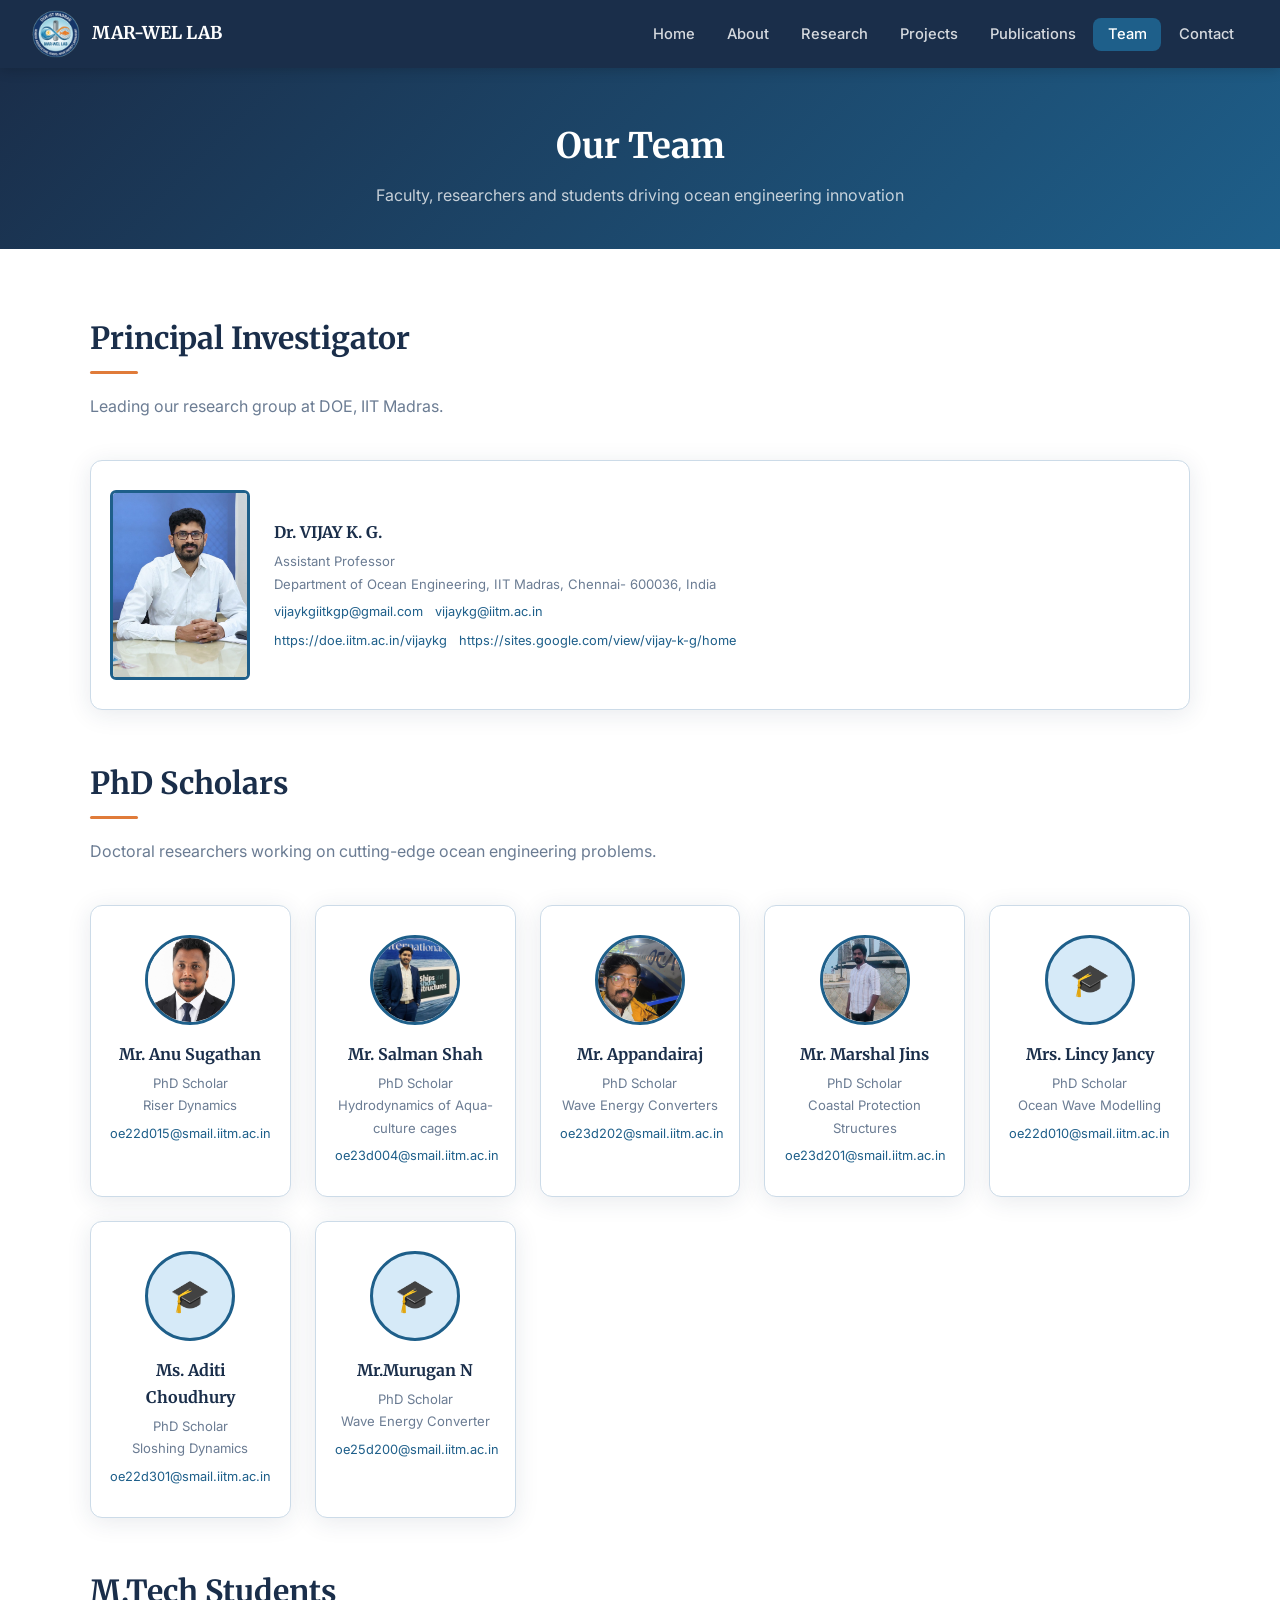
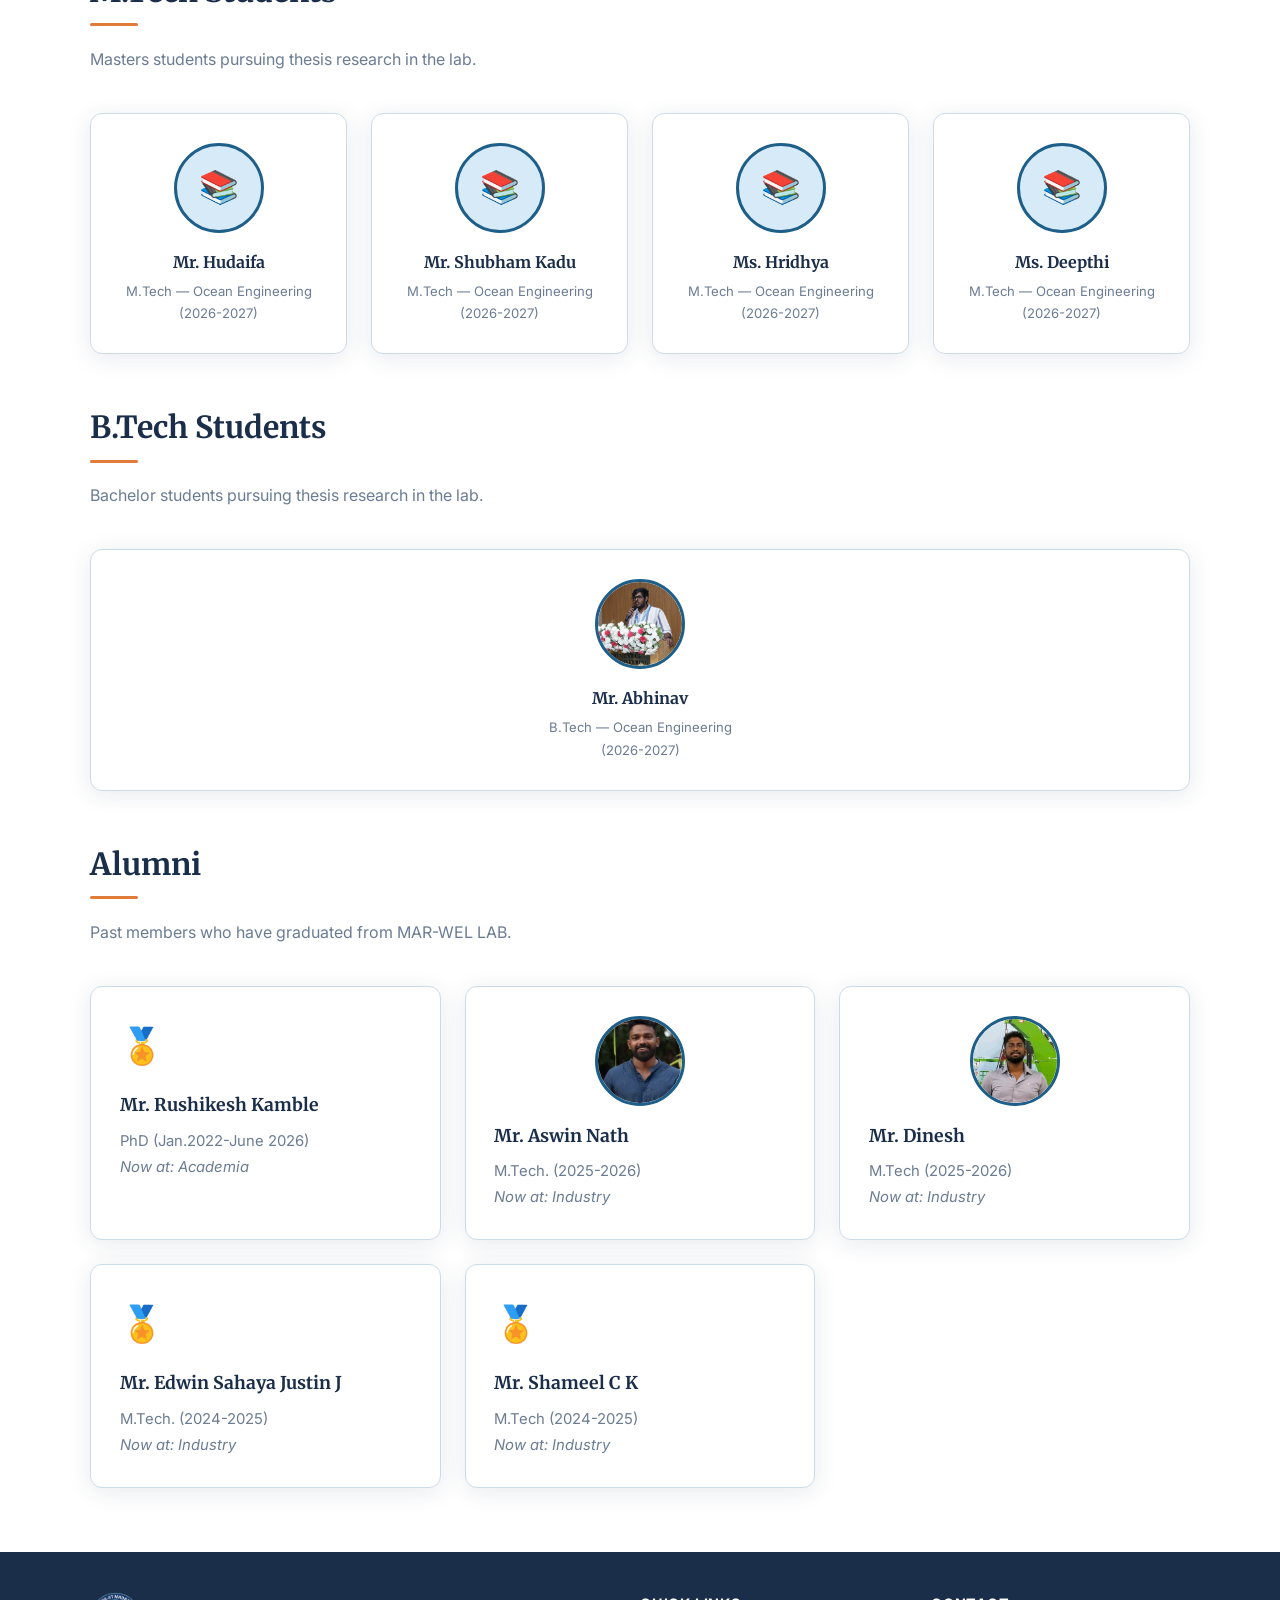
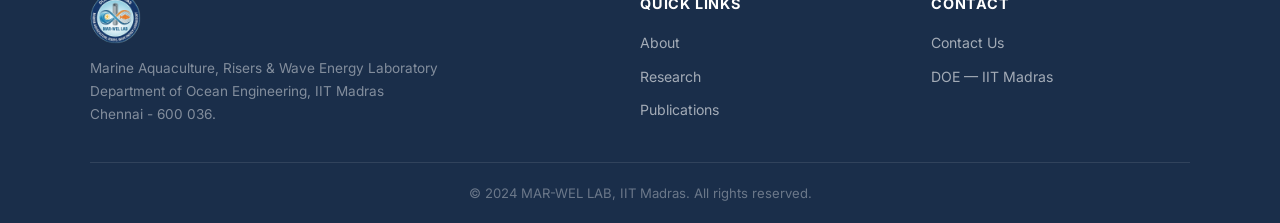
<file: team.html>
<!DOCTYPE html>
<html lang="en">
<head>
  <meta charset="UTF-8" /><meta name="viewport" content="width=device-width, initial-scale=1.0" />
  <title>Team | MAR-WEL LAB</title>
  <link rel="icon" href="images/marwel_logo.png" />
  <link rel="preconnect" href="https://fonts.googleapis.com" />
  <link href="https://fonts.googleapis.com/css2?family=Merriweather:wght@400;700&family=Inter:wght@400;500;600&display=swap" rel="stylesheet" />
  <link rel="stylesheet" href="css/style.css" />
</head>
<body>
<nav class="navbar">
  <div class="navbar-brand"><img src="images/marwel_logo.png" alt="Logo" /><span>MAR-WEL LAB</span></div>
  <ul class="nav-links">
    <li><a href="index.html">Home</a></li><li><a href="about.html">About</a></li>
    <li><a href="research.html">Research</a></li><li><a href="projects.html">Projects</a></li>
    <li><a href="publications.html">Publications</a></li><li><a href="team.html">Team</a></li>
    <li><a href="contact.html">Contact</a></li>
  </ul>
  <div class="hamburger"><span></span><span></span><span></span></div>
</nav>

<div class="page-header">
  <h1>Our Team</h1>
  <p>Faculty, researchers and students driving ocean engineering innovation</p>
</div>
                
<section class="section">
  <div class="container">
    <h2 class="section-title">Principal Investigator</h2>
    <p class="section-intro">Leading our research group at DOE, IIT Madras.</p>
    <div class="team-grid" style="grid-template-columns: repeat(auto-fit, minmax(360px, 1fr)) !important;">
      <div class="team-card" style="flex-direction: row !important; display: flex !important; align-items: center !important; gap: 1.5rem !important; text-align: left !important;">
        <div class="team-avatar pi-avatar" style="width: 140px !important; height: 190px !important; border-radius: 6px !important; flex-shrink: 0 !important; margin: 0 !important;">
          <img src="images/PI.jpg" alt="PI" style="width: 100% !important; height: 100% !important; object-fit: cover !important;" /></div>
        <div>
          <div class="team-name">Dr. VIJAY K. G.</div>
          <div class="team-role">Assistant Professor<br />Department of Ocean Engineering, IIT Madras, Chennai- 600036, India 
</div>
          <div class="team-email"><a href="mailto:vijaykgiitkgp@gmail.com">vijaykgiitkgp@gmail.com</a>
  &nbsp;  <a href="mailto:vijaykg@iitm.ac.in">vijaykg@iitm.ac.in</a> </div>
          <div class="pi-site"><a href="https://doe.iitm.ac.in/vijaykg" target="_blank">https://doe.iitm.ac.in/vijaykg</a> &nbsp; <a href="https://sites.google.com/view/vijay-k-g/home" target="_blank">
    https://sites.google.com/view/vijay-k-g/home
  </a> </div>
        </div>
      </div>
    </div>

    <h2 class="section-title" style="margin-top:3rem;">PhD Scholars</h2>
    <p class="section-intro">Doctoral researchers working on cutting-edge ocean engineering problems.</p>
    <div class="team-grid">
      <div class="team-card"><div class="team-avatar" style="min-width:90px;"><img src="images/Anu.jpeg" alt="Anu" /></div><div class="team-name">Mr. Anu Sugathan</div><div class="team-role">PhD Scholar<br />Riser Dynamics</div><div class="team-email">oe22d015@smail.iitm.ac.in</div></div>
      <div class="team-card"><div class="team-avatar" style="min-width:90px;"><img src="images/Salman.jpeg" alt="Salman" /></div><div class="team-name">Mr. Salman Shah</div><div class="team-role">PhD Scholar<br />Hydrodynamics of Aqua-culture cages</div><div class="team-email">oe23d004@smail.iitm.ac.in</div></div>
      <div class="team-card"><div class="team-avatar"style="min-width:90px;"><img src="images/Apps.jpeg" alt="Apps" /></div><div class="team-name">Mr. Appandairaj</div><div class="team-role">PhD Scholar<br />Wave Energy Converters</div><div class="team-email">oe23d202@smail.iitm.ac.in</div></div>
      <div class="team-card"><div class="team-avatar"style="min-width:90px;"><img src="images/Marshal.jpeg" alt="Marshal" /></div><div class="team-name">Mr. Marshal Jins</div><div class="team-role">PhD Scholar<br />Coastal Protection Structures</div><div class="team-email">oe23d201@smail.iitm.ac.in</div></div>
      <div class="team-card"><div class="team-avatar">🎓</div><div class="team-name">Mrs. Lincy Jancy</div><div class="team-role">PhD Scholar<br />Ocean Wave Modelling</div><div class="team-email">oe22d010@smail.iitm.ac.in</div></div>
      <div class="team-card"><div class="team-avatar">🎓</div><div class="team-name">Ms. Aditi Choudhury</div><div class="team-role">PhD Scholar<br />Sloshing Dynamics</div><div class="team-email">oe22d301@smail.iitm.ac.in</div></div>
      <div class="team-card"><div class="team-avatar">🎓</div><div class="team-name">Mr.Murugan N</div><div class="team-role">PhD Scholar<br />Wave Energy Converter</div><div class="team-email">oe25d200@smail.iitm.ac.in</div></div>
    </div>

    <h2 class="section-title" style="margin-top:3rem;">M.Tech Students</h2>
    <p class="section-intro">Masters students pursuing thesis research in the lab.</p>
    <div class="team-grid">
      <div class="team-card"><div class="team-avatar">📚</div><div class="team-name">Mr. Hudaifa</div><div class="team-role">M.Tech — Ocean Engineering<br />(2026-2027)</div></div>
      <div class="team-card"><div class="team-avatar">📚</div><div class="team-name">Mr. Shubham Kadu</div><div class="team-role">M.Tech — Ocean Engineering<br />(2026-2027)</div></div>
      <div class="team-card"><div class="team-avatar">📚</div><div class="team-name">Ms. Hridhya</div><div class="team-role">M.Tech — Ocean Engineering<br />(2026-2027)</div></div>
      <div class="team-card"><div class="team-avatar">📚</div><div class="team-name">Ms. Deepthi</div><div class="team-role">M.Tech — Ocean Engineering<br />(2026-2027)</div></div>
    </div>

    <h2 class="section-title" style="margin-top:3rem;">B.Tech Students</h2>
    <p class="section-intro">Bachelor students pursuing thesis research in the lab.</p>
    <div class="team-grid">
      <div class="team-card"><div class="team-avatar""style="min-width:90px;"><img src="images/Abhinav.jpeg" alt="Abhinav" /></div><div class="team-name">Mr. Abhinav </div><div class="team-role">B.Tech — Ocean Engineering<br />(2026-2027)</div></div>
    </div>

    <h2 class="section-title" style="margin-top:3rem;">Alumni</h2>
    <p class="section-intro">Past members who have graduated from MAR-WEL LAB.</p>
    <div class="cards">
      <div class="card"><div class="card-icon">🏅</div><h3>Mr. Rushikesh Kamble</h3><p>PhD (Jan.2022-June 2026)<br /><em>Now at: Academia</em></p></div>
      <div class="card"><div class="team-avatar"style="min-width:90px;"><img src="images/Aswin.jpeg" alt="Aswin" /></div><h3>Mr. Aswin Nath</h3><p>M.Tech. (2025-2026)<br /><em>Now at: Industry </em></p></div>
      <div class="card"><div class="team-avatar"style="min-width:90px;"><img src="images/Dinesh.jpeg" alt="Dinesh" /></div><h3>Mr. Dinesh</h3><p>M.Tech (2025-2026)<br /><em>Now at: Industry</em></p></div>
      <div class="card"><div class="card-icon">🏅</div><h3>Mr. Edwin Sahaya Justin J</h3><p>M.Tech. (2024-2025) <br /><em>Now at: Industry </em></p></div>
      <div class="card"><div class="card-icon">🏅</div><h3>Mr. Shameel C K</h3><p>M.Tech (2024-2025) <br /><em>Now at: Industry</em></p></div>
    </div>
  </div>
</section>

<footer>
  <div class="footer-inner">
    <div class="footer-brand"><img src="images/marwel_logo.png" alt="Logo" /><p>Marine Aquaculture, Risers &amp; Wave Energy Laboratory<br />Department of Ocean Engineering, IIT Madras<br />Chennai - 600 036.</p></div>
    <div class="footer-col"><h4>Quick Links</h4><ul><li><a href="about.html">About</a></li><li><a href="research.html">Research</a></li><li><a href="publications.html">Publications</a></li></ul></div>
    <div class="footer-col"><h4>Contact</h4><ul><li><a href="contact.html">Contact Us</a></li><li><a href="https://doe.iitm.ac.in" target="_blank">DOE — IIT Madras</a></li></ul></div>
  </div>
  <div class="footer-bottom">© 2024 MAR-WEL LAB, IIT Madras. All rights reserved.</div>
</footer>
<script src="css/js/script.js"></script>
</body>
</html>
</file>
<file: css/style.css>
/* =============================================
   MAR-WEL LAB — IIT Madras
   ============================================= */
:root {
  --navy: #1a2e4a; --ocean: #1e5f8a; --aqua: #d6eaf8;
  --accent: #e07b39; --white: #ffffff; --light-gray: #f4f7fb;
  --mid-gray: #6b7c93; --text: #1a2e4a; --border: #ccdbe8;
  --font-head: 'Merriweather', Georgia, serif;
  --font-body: 'Inter', 'Segoe UI', sans-serif;
  --radius: 8px; --shadow: 0 4px 24px rgba(26,46,74,0.10); --transition: 0.22s ease;
}
*, *::before, *::after { box-sizing: border-box; margin: 0; padding: 0; }
html { scroll-behavior: smooth; }
body { font-family: var(--font-body); color: var(--text); background: var(--white); line-height: 1.7; font-size: 16px; }
img { max-width: 100%; display: block; }
a { color: var(--ocean); text-decoration: none; transition: color var(--transition); }
a:hover { color: var(--accent); }
.navbar { position: sticky; top: 0; z-index: 1000; background: var(--navy); display: flex; align-items: center; justify-content: space-between; padding: 0 2rem; height: 68px; box-shadow: 0 2px 12px rgba(0,0,0,0.18); }
.navbar-brand { display: flex; align-items: center; gap: 12px; }
.navbar-brand img { height: 48px; width: 48px; border-radius: 50%; object-fit: cover; }
.navbar-brand span { color: var(--white); font-family: var(--font-head); font-size: 1.1rem; font-weight: 700; }
.nav-links { display: flex; gap: 0.2rem; list-style: none; }
.nav-links a { color: rgba(255,255,255,0.82); padding: 0.45rem 0.9rem; border-radius: var(--radius); font-size: 0.92rem; font-weight: 500; transition: background var(--transition), color var(--transition); }
.nav-links a:hover, .nav-links a.active { background: var(--ocean); color: var(--white); }
.hamburger { display: none; flex-direction: column; gap: 5px; cursor: pointer; }
.hamburger span { width: 25px; height: 2px; background: var(--white); border-radius: 2px; }
.hero { background: linear-gradient(135deg, var(--navy) 0%, var(--ocean) 60%, #2980b9 100%); color: var(--white); padding: 5rem 2rem 4rem; text-align: center; position: relative; overflow: hidden; }
.hero-logo { width: 120px; height: 120px; border-radius: 50%; margin: 0 auto 1.5rem; border: 4px solid rgba(255,255,255,0.3); box-shadow: 0 8px 32px rgba(0,0,0,0.25); }
.hero h1 { font-family: var(--font-head); font-size: clamp(2rem, 5vw, 3.2rem); font-weight: 700; margin-bottom: 0.5rem; }
.hero .subtitle { font-size: 1.1rem; opacity: 0.85; margin-bottom: 0.5rem; }
.hero .tagline { font-size: 0.95rem; opacity: 0.65; font-style: italic; margin-bottom: 2rem; }
.hero-badges { display: flex; gap: 1rem; justify-content: center; flex-wrap: wrap; }
.badge { background: rgba(255,255,255,0.13); border: 1px solid rgba(255,255,255,0.25); color: var(--white); padding: 0.4rem 1.1rem; border-radius: 20px; font-size: 0.85rem; font-weight: 500; }
.section { padding: 4rem 2rem; }
.section-alt { background: var(--light-gray); }
.container { max-width: 1100px; margin: 0 auto; }
.section-title { font-family: var(--font-head); font-size: 1.9rem; color: var(--navy); margin-bottom: 0.4rem; position: relative; display: inline-block; }
.section-title::after { content: ''; display: block; width: 48px; height: 3px; background: var(--accent); margin-top: 6px; border-radius: 2px; }
.section-intro { color: var(--mid-gray); margin-bottom: 2.5rem; margin-top: 0.8rem; max-width: 640px; font-size: 1rem; }
.cards { display: grid; grid-template-columns: repeat(auto-fit, minmax(280px, 1fr)); gap: 1.5rem; }
.card { background: var(--white); border-radius: 12px; padding: 1.8rem; box-shadow: var(--shadow); border: 1px solid var(--border); transition: transform var(--transition), box-shadow var(--transition); }
.card:hover { transform: translateY(-4px); box-shadow: 0 8px 32px rgba(26,46,74,0.16); }
.card-icon { font-size: 2.2rem; margin-bottom: 1rem; }
.card h3 { font-family: var(--font-head); font-size: 1.1rem; color: var(--navy); margin-bottom: 0.5rem; }
.card p { color: var(--mid-gray); font-size: 0.93rem; }
.stats-bar { background: var(--ocean); color: var(--white); padding: 2.5rem 2rem; }
.stats-grid { display: grid; grid-template-columns: repeat(auto-fit, minmax(150px, 1fr)); gap: 1.5rem; max-width: 1100px; margin: 0 auto; text-align: center; }
.stat-num { font-family: var(--font-head); font-size: 2.6rem; font-weight: 700; color: var(--white); }
.stat-label { font-size: 0.88rem; opacity: 0.78; margin-top: 0.2rem; text-transform: uppercase; letter-spacing: 1px; }
.team-grid { display: grid; grid-template-columns: repeat(auto-fit, minmax(200px, 1fr)); gap: 1.5rem; }
.team-card { text-align: center; background: var(--white); border-radius: 12px; padding: 1.8rem 1.2rem; box-shadow: var(--shadow); border: 1px solid var(--border); transition: transform var(--transition); }
.team-card:hover { transform: translateY(-4px); }
.team-avatar { width: 90px; height: 90px; border-radius: 50%; background: var(--aqua); margin: 0 auto 1rem; display: flex; align-items: center; justify-content: center; font-size: 2rem; border: 3px solid var(--ocean); overflow: hidden; }
.team-avatar img { width: 100%; height: 100%; object-fit: cover; }
.team-avatar.pi-avatar {  width: 140px; height: 190px; border-radius: 6px; flex-shrink: 0;margin: 0;}
.team-name { font-family: var(--font-head); font-size: 1rem; color: var(--navy); font-weight: 700; }
.team-role { font-size: 0.82rem; color: var(--mid-gray); margin-top: 0.25rem; }
.team-email { font-size: 0.8rem; color: var(--ocean); margin-top: 0.4rem; }
.pi-site{font-size: 0.8rem; color: var(--ocean); margin-top: 0.4rem; }
.pub-list { display: flex; flex-direction: column; gap: 1.2rem; }
.pub-item { background: var(--white); border-left: 4px solid var(--ocean); padding: 1.2rem 1.5rem; border-radius: 0 var(--radius) var(--radius) 0; box-shadow: var(--shadow); }
.pub-item:hover { border-left-color: var(--accent); }
.pub-title { font-weight: 600; color: var(--navy); margin-bottom: 0.3rem; font-size: 0.97rem; }
.pub-authors { color: var(--mid-gray); font-size: 0.85rem; }
.pub-journal { color: var(--ocean); font-size: 0.85rem; font-style: italic; }
.pub-year { display: inline-block; background: var(--aqua); color: var(--ocean); padding: 0.15rem 0.6rem; border-radius: 10px; font-size: 0.78rem; font-weight: 600; margin-top: 0.4rem; }
.project-card { background: var(--white); border-radius: 12px; padding: 1.8rem; box-shadow: var(--shadow); border: 1px solid var(--border); margin-bottom: 1.2rem; display: flex; gap: 1.5rem; align-items: flex-start; transition: transform var(--transition); }
.project-card:hover { transform: translateY(-3px); }
.project-num { font-family: var(--font-head); font-size: 2rem; font-weight: 700; color: var(--aqua); min-width: 50px; line-height: 1; }
.project-body h3 { font-family: var(--font-head); color: var(--navy); margin-bottom: 0.4rem; }
.project-body p { color: var(--mid-gray); font-size: 0.92rem; }
.project-tag { display: inline-block; background: var(--aqua); color: var(--ocean); padding: 0.15rem 0.7rem; border-radius: 10px; font-size: 0.78rem; font-weight: 600; margin-top: 0.5rem; margin-right: 0.3rem; }
.contact-grid { display: grid; grid-template-columns: 1fr 1fr; gap: 2rem; }
.contact-info h3 { font-family: var(--font-head); color: var(--navy); margin-bottom: 1rem; }
.contact-item { display: flex; gap: 0.8rem; align-items: flex-start; margin-bottom: 1rem; }
.contact-icon { font-size: 1.3rem; margin-top: 0.1rem; }
.contact-text p { color: var(--mid-gray); font-size: 0.92rem; }
.contact-text strong { color: var(--navy); }
.contact-form { background: var(--white); border-radius: 12px; padding: 2rem; box-shadow: var(--shadow); border: 1px solid var(--border); }
.form-group { margin-bottom: 1.2rem; }
.form-group label { display: block; font-size: 0.88rem; font-weight: 600; color: var(--navy); margin-bottom: 0.4rem; }
.form-group input, .form-group textarea, .form-group select { width: 100%; padding: 0.7rem 1rem; border: 1px solid var(--border); border-radius: var(--radius); font-family: var(--font-body); font-size: 0.95rem; color: var(--text); background: var(--white); }
.form-group input:focus, .form-group textarea:focus { outline: none; border-color: var(--ocean); box-shadow: 0 0 0 3px rgba(30,95,138,0.1); }
.form-group textarea { min-height: 130px; resize: vertical; }
.btn { background: var(--ocean); color: var(--white); border: none; padding: 0.75rem 2rem; border-radius: var(--radius); font-size: 0.95rem; font-weight: 600; cursor: pointer; transition: background var(--transition), transform var(--transition); font-family: var(--font-body); }
.btn:hover { background: var(--navy); transform: translateY(-1px); }
.page-header { background: linear-gradient(135deg, var(--navy) 0%, var(--ocean) 100%); color: var(--white); padding: 3rem 2rem 2.5rem; text-align: center; }
.page-header h1 { font-family: var(--font-head); font-size: 2.2rem; margin-bottom: 0.4rem; }
.page-header p { opacity: 0.75; font-size: 1rem; }
.about-grid { display: grid; grid-template-columns: 1fr 1.6fr; gap: 3rem; align-items: start; }
.about-logo { border-radius: 50%; width: 200px; height: 200px; margin: 0 auto; border: 5px solid var(--border); box-shadow: var(--shadow); }
.about-text h2 { font-family: var(--font-head); color: var(--navy); margin-bottom: 0.8rem; }
.about-text p { color: var(--mid-gray); margin-bottom: 1rem; }
.pillars { display: grid; grid-template-columns: 1fr 1fr 1fr; gap: 1rem; margin-top: 1.5rem; }
.pillar { text-align: center; padding: 1.2rem; background: var(--aqua); border-radius: var(--radius); }
.pillar-icon { font-size: 1.8rem; }
.pillar-name { font-weight: 700; color: var(--navy); font-size: 0.88rem; margin-top: 0.4rem; }
.research-area { background: var(--white); border-radius: 12px; padding: 2rem; box-shadow: var(--shadow); border: 1px solid var(--border); margin-bottom: 1.5rem; }
.research-area h3 { font-family: var(--font-head); color: var(--navy); margin-bottom: 0.5rem; display: flex; align-items: center; gap: 0.6rem; }
.research-area ul { padding-left: 1.2rem; color: var(--mid-gray); font-size: 0.93rem; }
.research-area ul li { margin-bottom: 0.3rem; }
footer { background: var(--navy); color: rgba(255,255,255,0.7); padding: 2.5rem 2rem 1.2rem; }
.footer-inner { max-width: 1100px; margin: 0 auto; display: grid; grid-template-columns: 2fr 1fr 1fr; gap: 2rem; padding-bottom: 2rem; border-bottom: 1px solid rgba(255,255,255,0.1); }
.footer-brand img { height: 52px; border-radius: 50%; margin-bottom: 0.8rem; }
.footer-brand p { font-size: 0.85rem; opacity: 0.65; }
.footer-col h4 { color: var(--white); font-size: 0.9rem; font-weight: 700; margin-bottom: 0.8rem; text-transform: uppercase; letter-spacing: 0.8px; }
.footer-col ul { list-style: none; }
.footer-col ul li { margin-bottom: 0.4rem; }
.footer-col ul li a { color: rgba(255,255,255,0.6); font-size: 0.88rem; transition: color var(--transition); }
.footer-col ul li a:hover { color: var(--white); }
.footer-bottom { max-width: 1100px; margin: 1.2rem auto 0; text-align: center; font-size: 0.82rem; opacity: 0.5; }
@media (max-width: 768px) {
  .hamburger { display: flex; }
  .nav-links { display: none; flex-direction: column; position: absolute; top: 68px; left: 0; right: 0; background: var(--navy); padding: 1rem; gap: 0.3rem; }
  .nav-links.open { display: flex; }
  .contact-grid, .about-grid, .footer-inner, .pillars { grid-template-columns: 1fr; }
  .project-card { flex-direction: column; }
}
@media (max-width: 480px) {
  .hero, .section, .stats-bar { padding: 2.5rem 1.2rem; }
}
/* =============================================
   DOI Button Styles
   ============================================= */
.pub-doi {
  display: inline-block;
  margin-top: 0.6rem;
  padding: 0.35rem 0.8rem;
  background: var(--ocean);        /* Using your existing color variable */
  color: white;
  border-radius: 6px;
  text-decoration: none;
  font-size: 0.85rem;
  font-weight: 500;
  transition: var(--transition);
}

.pub-doi:hover {
  background: var(--navy);
  transform: translateY(-1px);
}


/* =========================================================
   MAR-WEL LAB - VIDEO BACKGROUND
========================================================= */

.hero {
    position: relative;
    width: 100%;
    height: 100vh;
    overflow: hidden;
}

.hero-video-container {
    position: absolute;
    inset: 0;
    width: 100%;
    height: 100%;
}

.hero-video {
    position: absolute;
    inset: 0;
    width: 100%;
    height: 100%;
    object-fit: cover;

    opacity: 0;
    visibility: hidden;
    transition: opacity 0.5s ease;
}

.hero-video.active {
    opacity: 1;
    visibility: visible;
}

/* Dark overlay */
.hero-overlay {
    position: absolute;
    inset: 0;
    background: rgba(0, 0, 0, 0.3);
    z-index: 2;
}

/* Video buttons */
.video-controls {
    position: absolute;
    top: 50%;
    left: 0;
    width: 100%;
    padding: 0 25px;

    display: flex;
    justify-content: space-between;
    align-items: center;

    transform: translateY(-50%);
    z-index: 10;
}

.video-controls button {
    width: 50px;
    height: 50px;

    border: none;
    border-radius: 50%;

    background: rgba(0, 0, 0, 0.5);
    color: white;

    font-size: 25px;
    cursor: pointer;

    transition: 0.3s;
}

.video-controls button:hover {
    background: rgba(0, 0, 0, 0.8);
    transform: scale(1.1);
}
</file>
